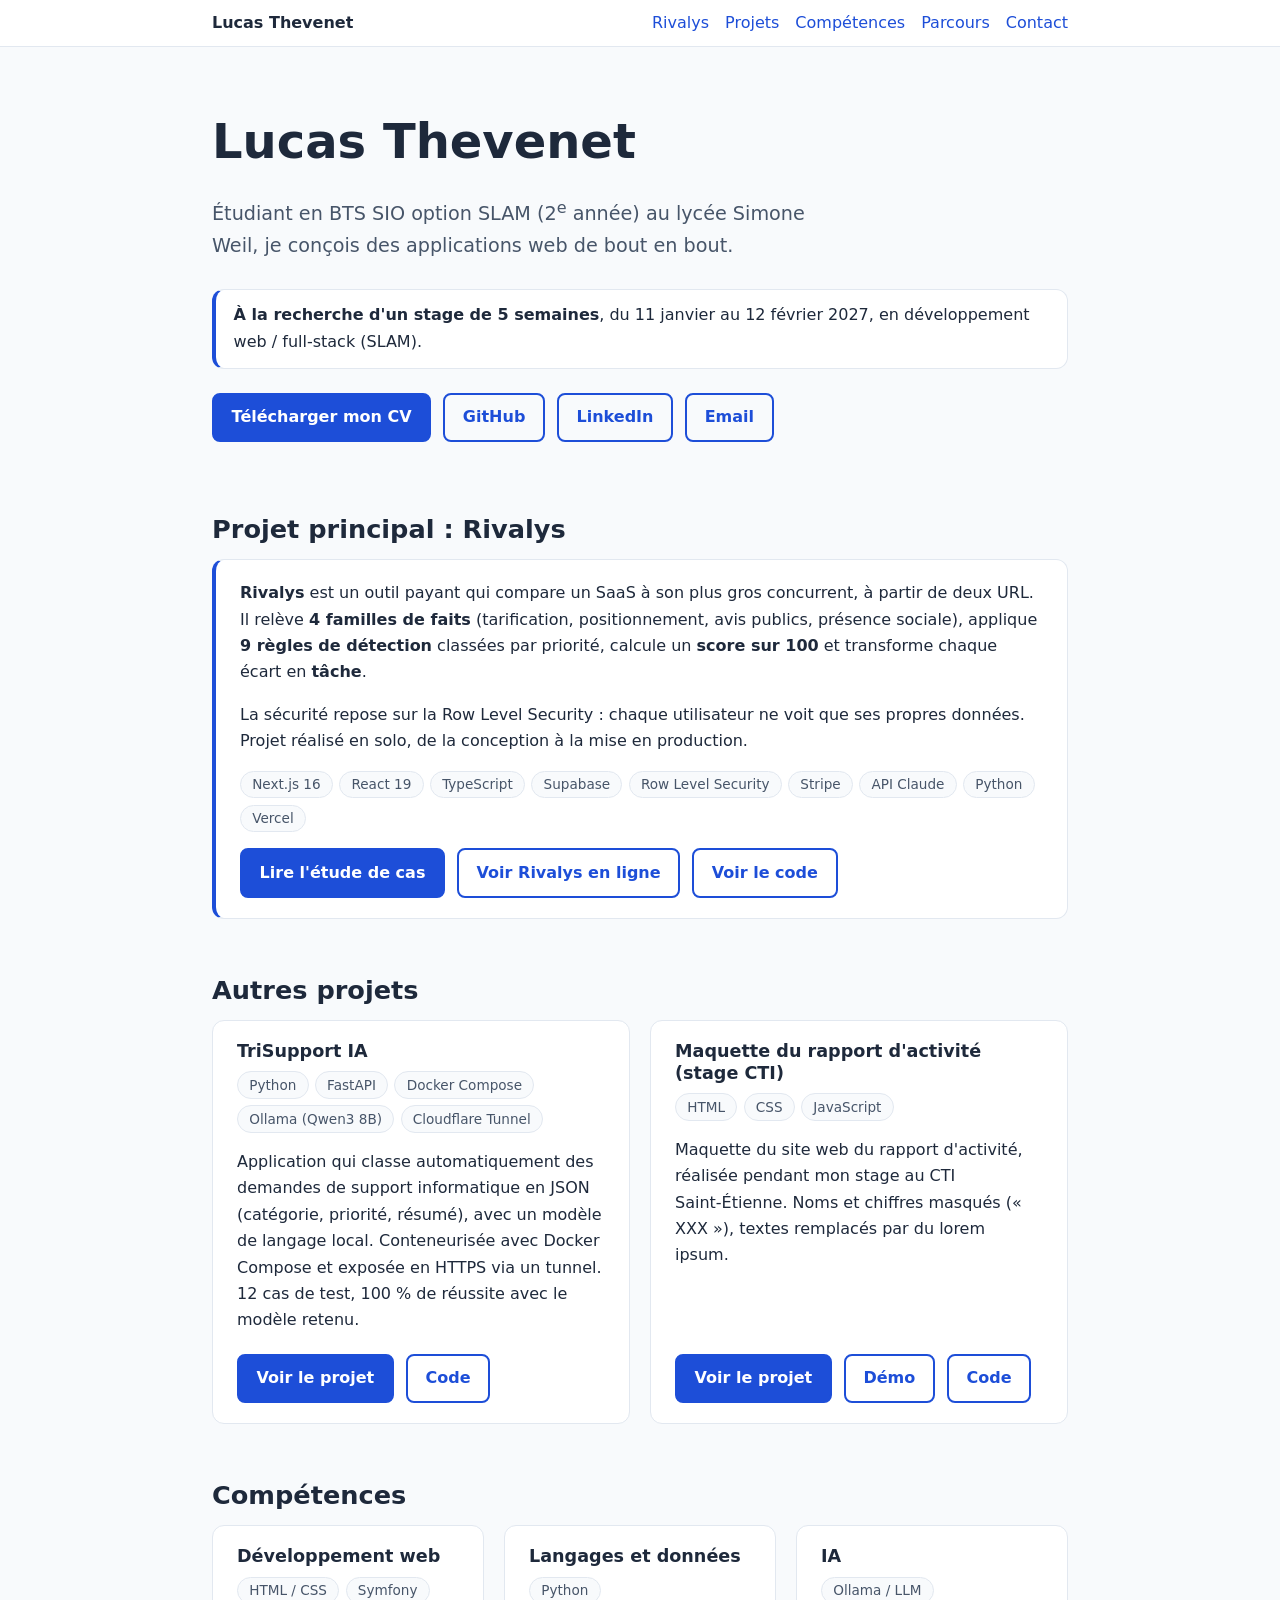
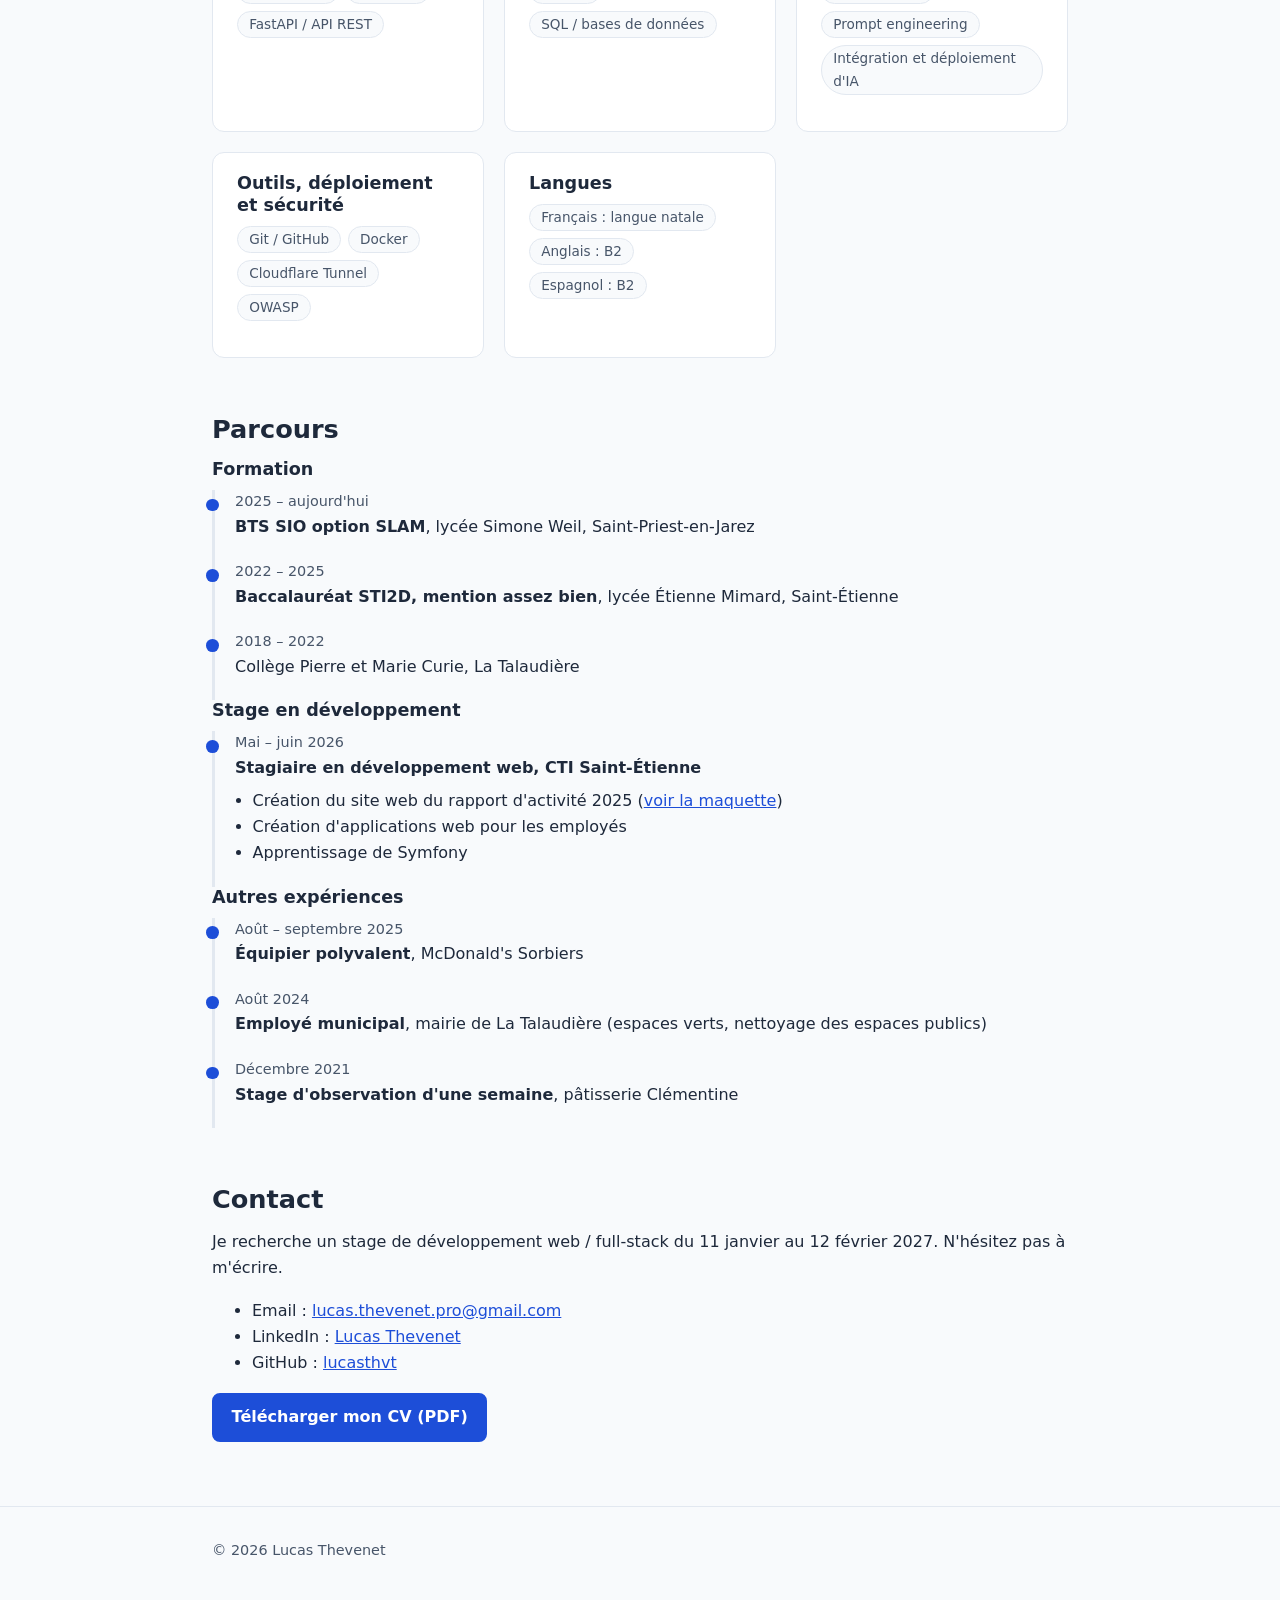
<file: index.html>
<!DOCTYPE html>
<html lang="fr">
<head>
  <meta charset="UTF-8">
  <meta name="viewport" content="width=device-width, initial-scale=1.0">
  <title>Lucas Thevenet — Portfolio | Stage développeur full-stack (BTS SIO SLAM)</title>
  <meta name="description" content="Lucas Thevenet, étudiant en BTS SIO option SLAM, cherche un stage de développement web / full-stack du 11 janvier au 12 février 2027. Découvrez Rivalys et mes projets.">
  <meta name="author" content="Lucas Thevenet">
  <link rel="canonical" href="https://lucasthvt.github.io/">
  <link rel="icon" href="favicon.svg" type="image/svg+xml">
  <meta name="color-scheme" content="light dark">

  <!-- Open Graph / partage -->
  <meta property="og:type" content="website">
  <meta property="og:locale" content="fr_FR">
  <meta property="og:site_name" content="Lucas Thevenet — Portfolio">
  <meta property="og:title" content="Lucas Thevenet — Stage développeur full-stack (BTS SIO SLAM)">
  <meta property="og:description" content="Étudiant en BTS SIO option SLAM, à la recherche d'un stage du 11 janvier au 12 février 2027. Étude de cas : Rivalys.">
  <meta property="og:url" content="https://lucasthvt.github.io/">
  <meta property="og:image" content="https://lucasthvt.github.io/og-image.png">
  <meta property="og:image:alt" content="Lucas Thevenet, étudiant BTS SIO SLAM, recherche un stage de développement full-stack">
  <meta name="twitter:card" content="summary_large_image">

  <link rel="stylesheet" href="style.css">
</head>
<body>
  <a class="skip-link" href="#contenu">Aller au contenu</a>

  <nav class="site-nav" aria-label="Navigation principale">
    <div class="container">
      <a class="brand" href="#accueil">Lucas Thevenet</a>
      <ul>
        <li><a href="#rivalys">Rivalys</a></li>
        <li><a href="#projets">Projets</a></li>
        <li><a href="#competences">Compétences</a></li>
        <li><a href="#parcours">Parcours</a></li>
        <li><a href="#contact">Contact</a></li>
      </ul>
    </div>
  </nav>

  <main id="contenu">

    <header class="hero" id="accueil">
      <div class="container">
        <h1>Lucas Thevenet</h1>
        <p class="lead">Étudiant en BTS SIO option SLAM (2<sup>e</sup> année) au lycée Simone Weil, je conçois des applications web de bout en bout.</p>
        <p class="status"><strong>À la recherche d'un stage de 5 semaines</strong>, du 11 janvier au 12 février 2027, en développement web / full-stack (SLAM).</p>
        <div class="actions">
          <a class="btn btn-primary" href="CV_Lucas_Thevenet.pdf" download>Télécharger mon CV</a>
          <a class="btn" href="https://github.com/lucasthvt" target="_blank" rel="noopener">GitHub</a>
          <a class="btn" href="https://www.linkedin.com/in/lucas-thevenet-562054393/" target="_blank" rel="noopener">LinkedIn</a>
          <a class="btn" href="mailto:lucas.thevenet.pro@gmail.com">Email</a>
        </div>
      </div>
    </header>

    <section id="rivalys" aria-labelledby="rivalys-titre">
      <div class="container">
        <h2 id="rivalys-titre">Projet principal : Rivalys</h2>
        <article class="card featured">
          <p><strong>Rivalys</strong> est un outil payant qui compare un SaaS à son plus gros concurrent, à partir de deux URL. Il relève <strong>4 familles de faits</strong> (tarification, positionnement, avis publics, présence sociale), applique <strong>9 règles de détection</strong> classées par priorité, calcule un <strong>score sur 100</strong> et transforme chaque écart en <strong>tâche</strong>.</p>
          <p>La sécurité repose sur la Row Level Security : chaque utilisateur ne voit que ses propres données. Projet réalisé en solo, de la conception à la mise en production.</p>
          <ul class="tags" aria-label="Technologies">
            <li>Next.js 16</li><li>React 19</li><li>TypeScript</li><li>Supabase</li><li>Row Level Security</li><li>Stripe</li><li>API Claude</li><li>Python</li><li>Vercel</li>
          </ul>
          <div class="actions">
            <a class="btn btn-primary" href="projets/rivalys.html">Lire l'étude de cas<span class="sr-only"> de Rivalys</span></a>
            <a class="btn" href="https://rivalys.com" target="_blank" rel="noopener">Voir Rivalys en ligne</a>
            <a class="btn" href="https://github.com/lucasthvt/rivalys" target="_blank" rel="noopener">Voir le code<span class="sr-only"> de Rivalys</span></a>
          </div>
        </article>
      </div>
    </section>

    <section id="projets" aria-labelledby="projets-titre">
      <div class="container">
        <h2 id="projets-titre">Autres projets</h2>
        <div class="grid">
          <article class="card project-card">
            <h3><a href="projets/trisupport-ia.html">TriSupport IA</a></h3>
            <ul class="tags" aria-label="Technologies">
              <li>Python</li><li>FastAPI</li><li>Docker Compose</li><li>Ollama (Qwen3 8B)</li><li>Cloudflare Tunnel</li>
            </ul>
            <p>Application qui classe automatiquement des demandes de support informatique en JSON (catégorie, priorité, résumé), avec un modèle de langage local. Conteneurisée avec Docker Compose et exposée en HTTPS via un tunnel. 12 cas de test, 100 % de réussite avec le modèle retenu.</p>
            <div class="actions">
              <a class="btn btn-primary" href="projets/trisupport-ia.html">Voir le projet<span class="sr-only"> TriSupport IA</span></a>
              <a class="btn" href="https://github.com/lucasthvt/projet-ia-lucas" target="_blank" rel="noopener">Code<span class="sr-only"> de TriSupport IA</span></a>
            </div>
          </article>
          <article class="card project-card">
            <h3><a href="projets/maquette-cti.html">Maquette du rapport d'activité (stage CTI)</a></h3>
            <ul class="tags" aria-label="Technologies">
              <li>HTML</li><li>CSS</li><li>JavaScript</li>
            </ul>
            <p>Maquette du site web du rapport d'activité, réalisée pendant mon stage au CTI Saint-Étienne. Noms et chiffres masqués (« XXX »), textes remplacés par du lorem ipsum.</p>
            <div class="actions">
              <a class="btn btn-primary" href="projets/maquette-cti.html">Voir le projet<span class="sr-only"> maquette du rapport d'activité</span></a>
              <a class="btn" href="maquette-cti/index.html" target="_blank" rel="noopener">Démo<span class="sr-only"> de la maquette (nouvel onglet)</span></a>
              <a class="btn" href="https://github.com/lucasthvt/cti-saint-etienne" target="_blank" rel="noopener">Code<span class="sr-only"> de la maquette</span></a>
            </div>
          </article>
        </div>
      </div>
    </section>

    <section id="competences" aria-labelledby="competences-titre">
      <div class="container">
        <h2 id="competences-titre">Compétences</h2>
        <div class="grid">
          <div class="card">
            <h3>Développement web</h3>
            <ul class="tags"><li>HTML / CSS</li><li>Symfony</li><li>FastAPI / API REST</li></ul>
          </div>
          <div class="card">
            <h3>Langages et données</h3>
            <ul class="tags"><li>Python</li><li>SQL / bases de données</li></ul>
          </div>
          <div class="card">
            <h3>IA</h3>
            <ul class="tags"><li>Ollama / LLM</li><li>Prompt engineering</li><li>Intégration et déploiement d'IA</li></ul>
          </div>
          <div class="card">
            <h3>Outils, déploiement et sécurité</h3>
            <ul class="tags"><li>Git / GitHub</li><li>Docker</li><li>Cloudflare Tunnel</li><li>OWASP</li></ul>
          </div>
          <div class="card">
            <h3>Langues</h3>
            <ul class="tags"><li>Français : langue natale</li><li>Anglais : B2</li><li>Espagnol : B2</li></ul>
          </div>
        </div>
      </div>
    </section>

    <section id="parcours" aria-labelledby="parcours-titre">
      <div class="container">
        <h2 id="parcours-titre">Parcours</h2>

        <h3>Formation</h3>
        <ul class="timeline">
          <li><span class="date">2025 – aujourd'hui</span><strong>BTS SIO option SLAM</strong>, lycée Simone Weil, Saint-Priest-en-Jarez</li>
          <li><span class="date">2022 – 2025</span><strong>Baccalauréat STI2D, mention assez bien</strong>, lycée Étienne Mimard, Saint-Étienne</li>
          <li><span class="date">2018 – 2022</span>Collège Pierre et Marie Curie, La Talaudière</li>
        </ul>

        <h3>Stage en développement</h3>
        <ul class="timeline">
          <li><span class="date">Mai – juin 2026</span><strong>Stagiaire en développement web, CTI Saint-Étienne</strong>
            <ul>
              <li>Création du site web du rapport d'activité 2025 (<a href="projets/maquette-cti.html">voir la maquette</a>)</li>
              <li>Création d'applications web pour les employés</li>
              <li>Apprentissage de Symfony</li>
            </ul>
          </li>
        </ul>

        <h3>Autres expériences</h3>
        <ul class="timeline">
          <li><span class="date">Août – septembre 2025</span><strong>Équipier polyvalent</strong>, McDonald's Sorbiers</li>
          <li><span class="date">Août 2024</span><strong>Employé municipal</strong>, mairie de La Talaudière (espaces verts, nettoyage des espaces publics)</li>
          <li><span class="date">Décembre 2021</span><strong>Stage d'observation d'une semaine</strong>, pâtisserie Clémentine</li>
        </ul>
      </div>
    </section>

    <section id="contact" aria-labelledby="contact-titre">
      <div class="container">
        <h2 id="contact-titre">Contact</h2>
        <p>Je recherche un stage de développement web / full-stack du 11 janvier au 12 février 2027. N'hésitez pas à m'écrire.</p>
        <ul>
          <li>Email : <a href="mailto:lucas.thevenet.pro@gmail.com">lucas.thevenet.pro@gmail.com</a></li>
          <li>LinkedIn : <a href="https://www.linkedin.com/in/lucas-thevenet-562054393/" target="_blank" rel="noopener">Lucas Thevenet</a></li>
          <li>GitHub : <a href="https://github.com/lucasthvt" target="_blank" rel="noopener">lucasthvt</a></li>
        </ul>
        <p><a class="btn btn-primary" href="CV_Lucas_Thevenet.pdf" download>Télécharger mon CV (PDF)</a></p>
      </div>
    </section>

  </main>

  <footer>
    <div class="container">
      <p>© 2026 Lucas Thevenet</p>
    </div>
  </footer>
</body>
</html>
</file>
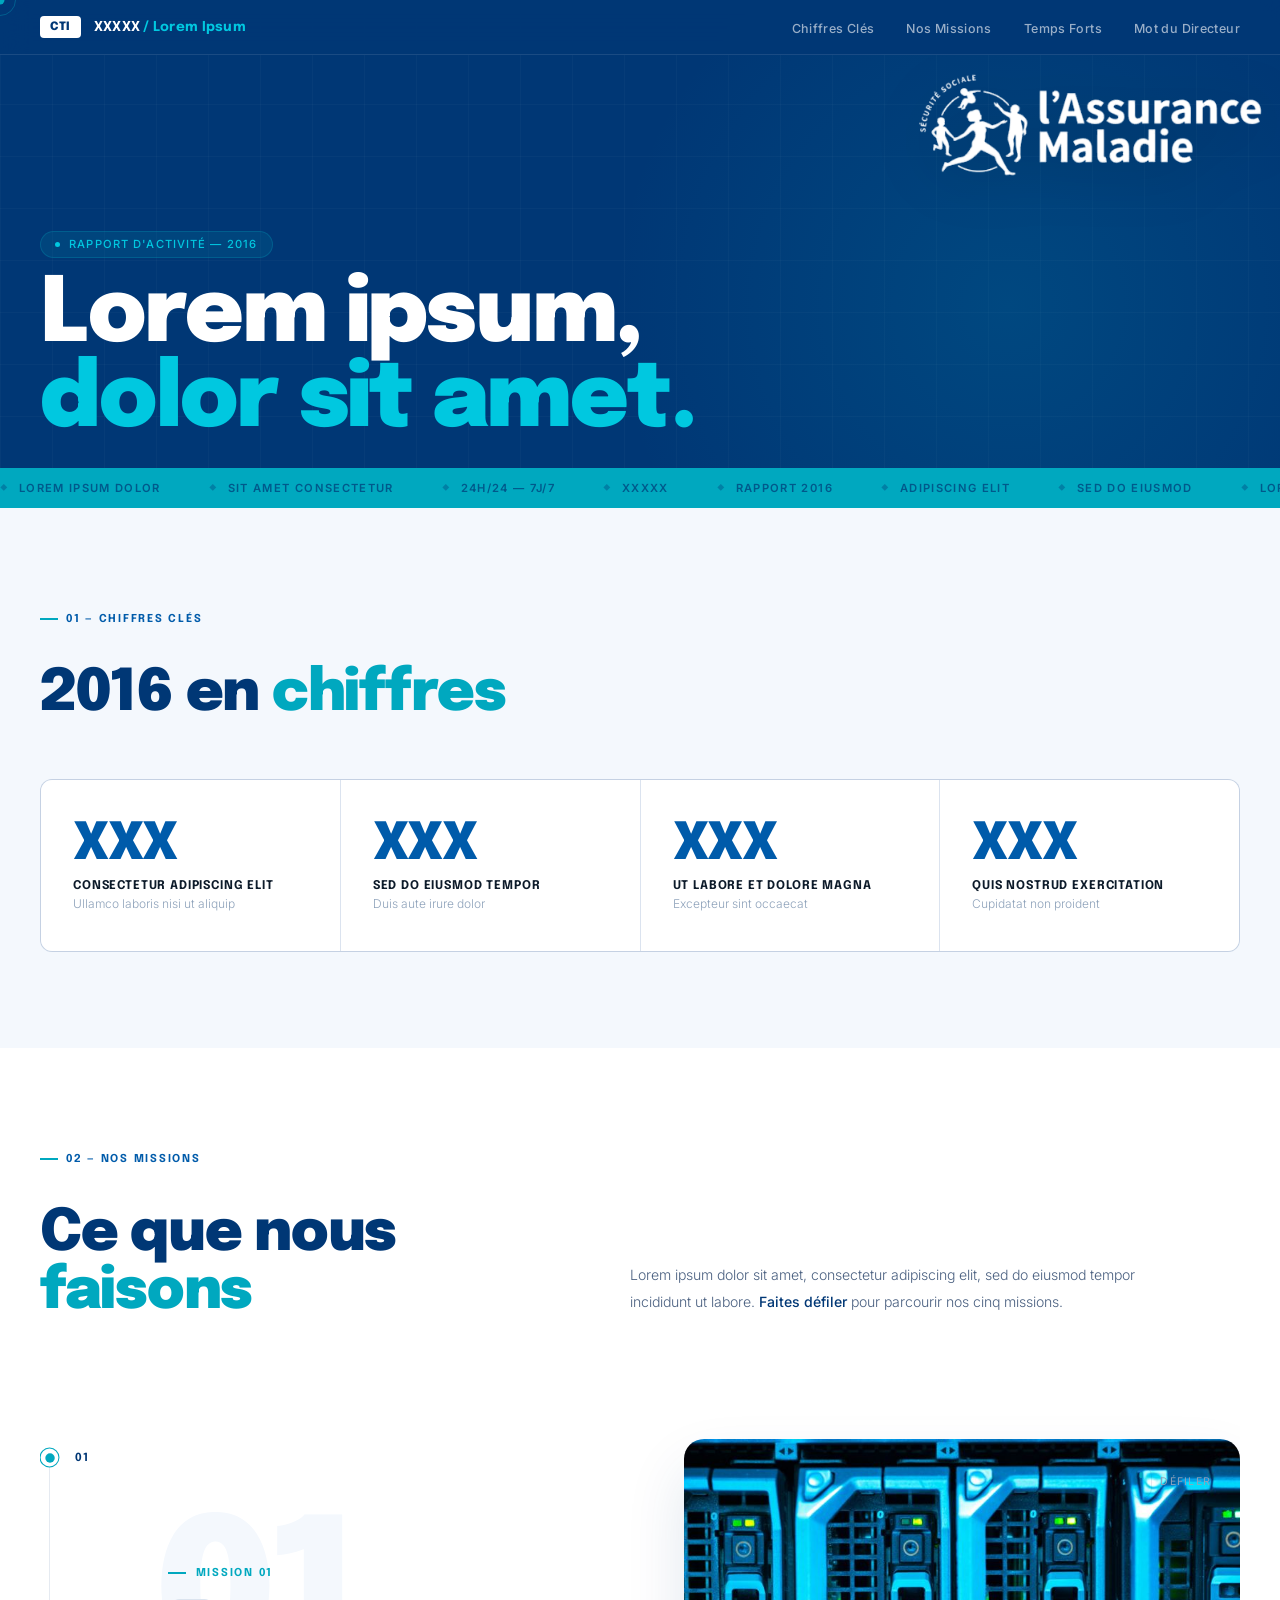
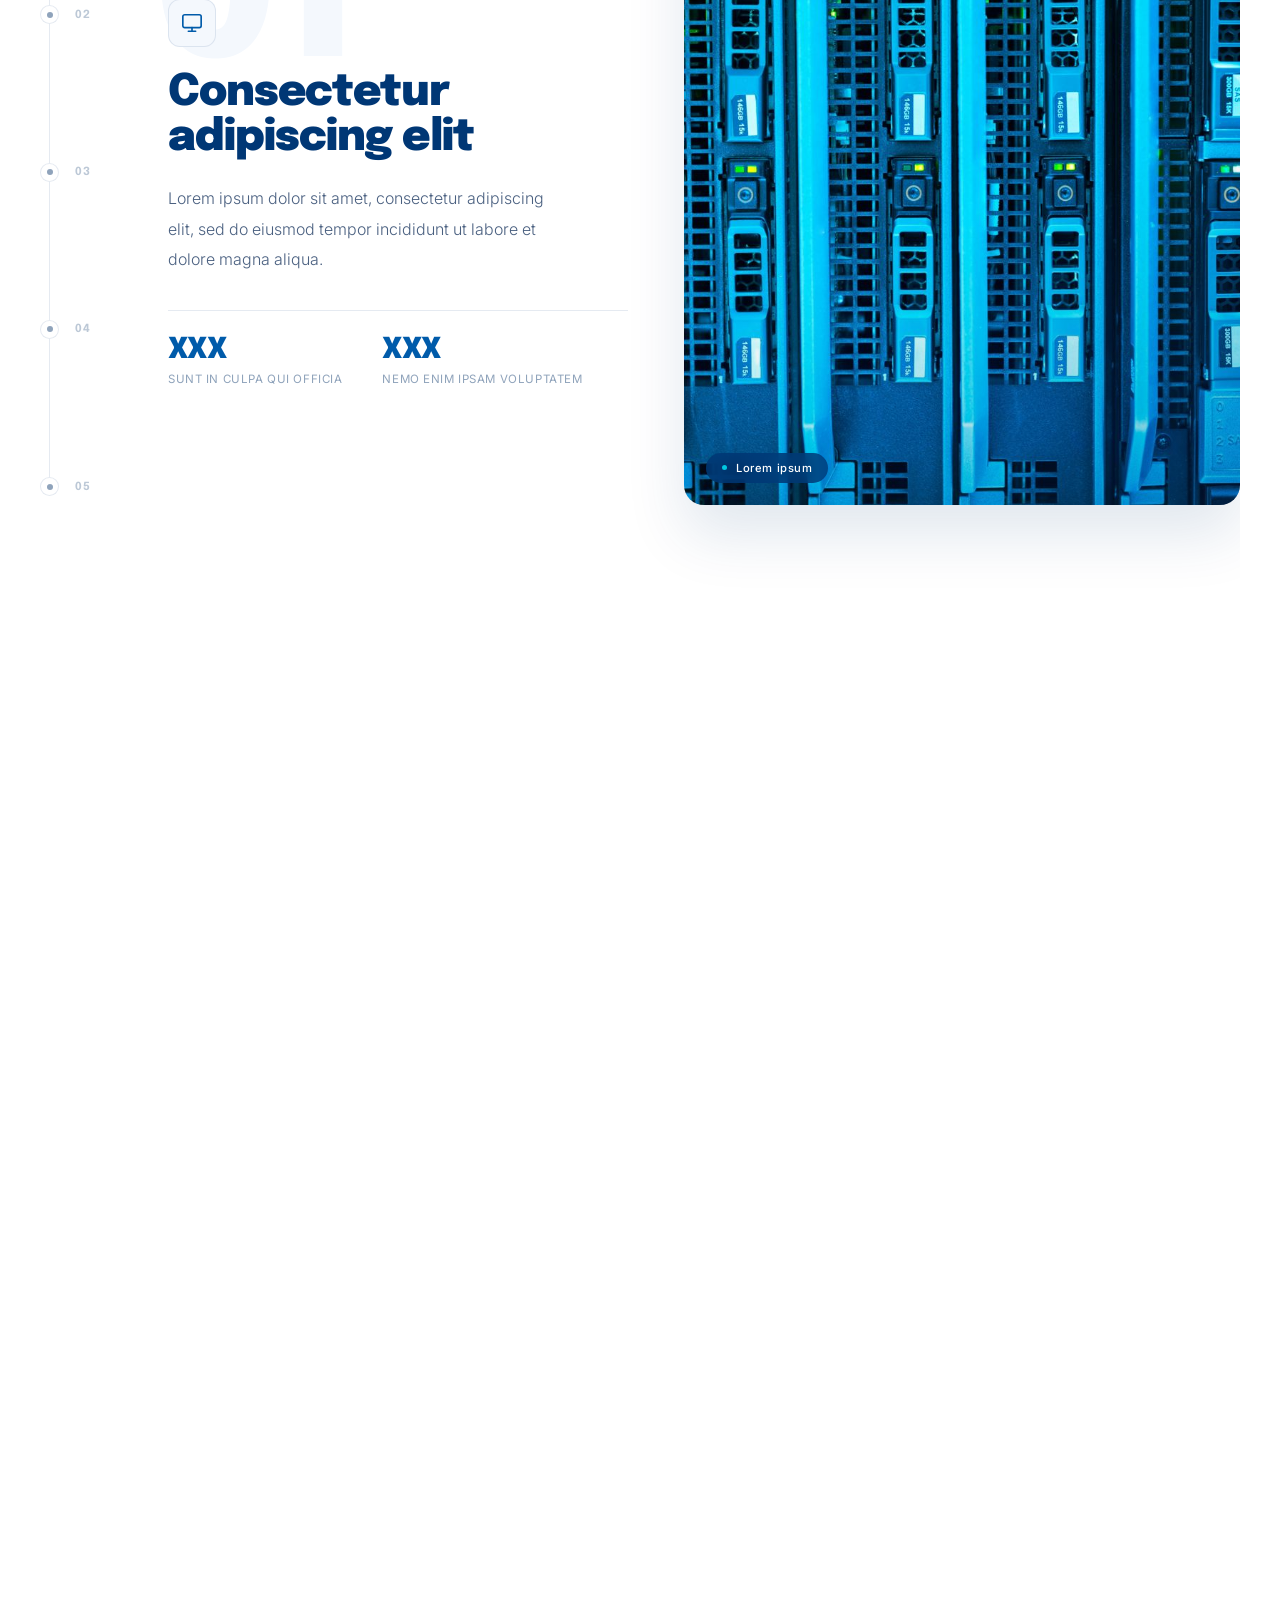
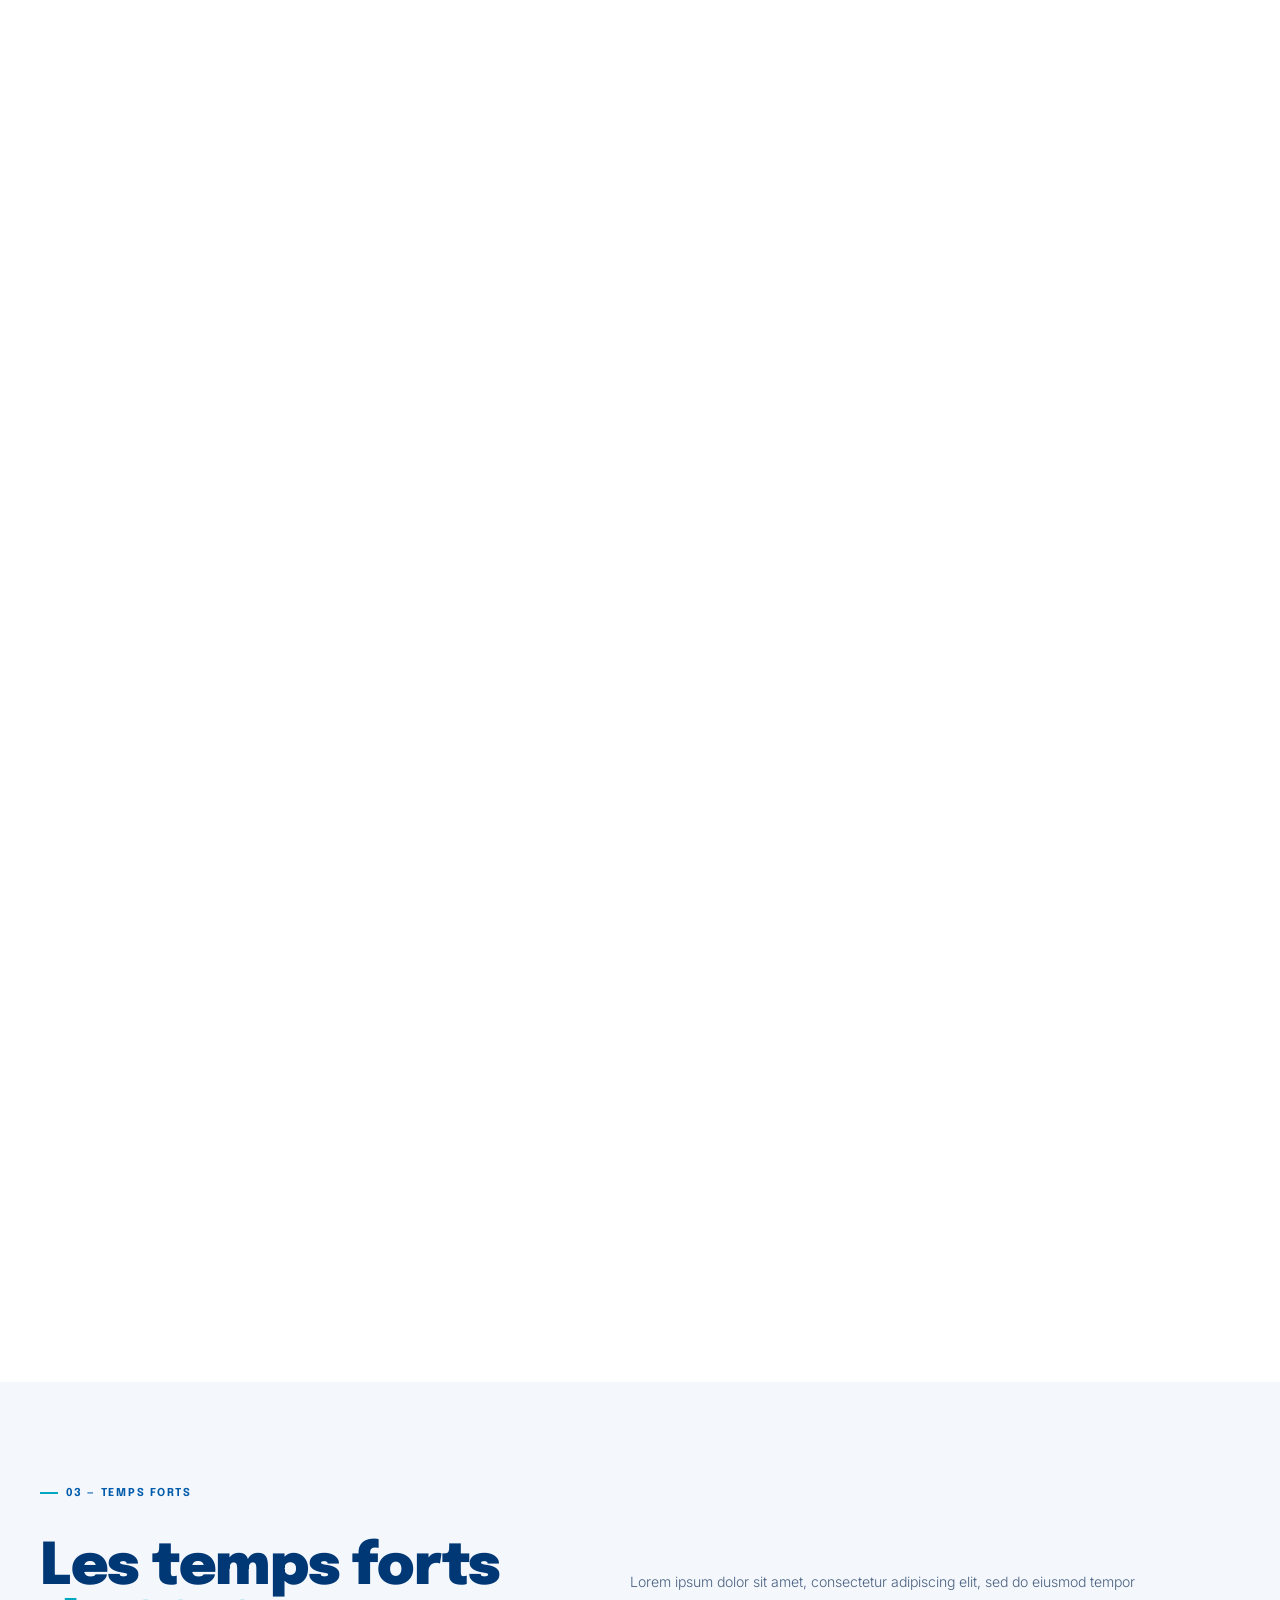
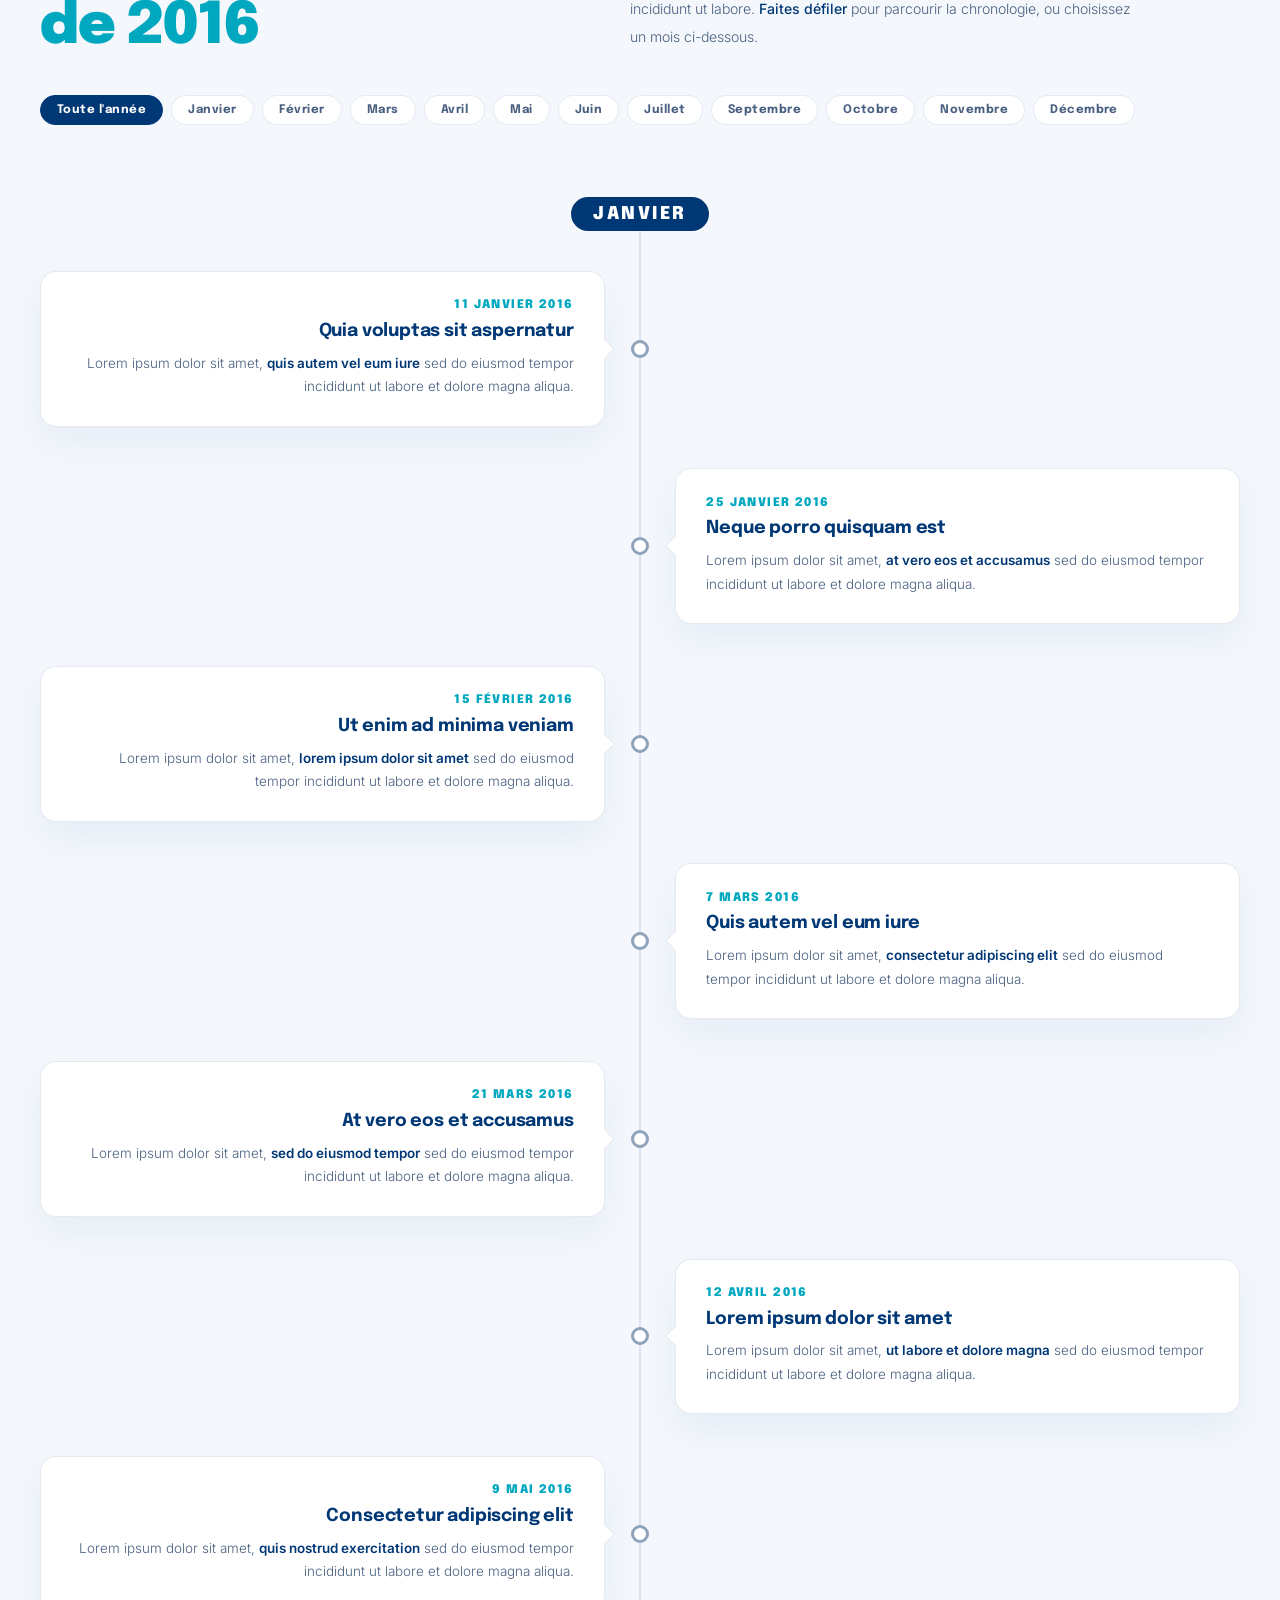
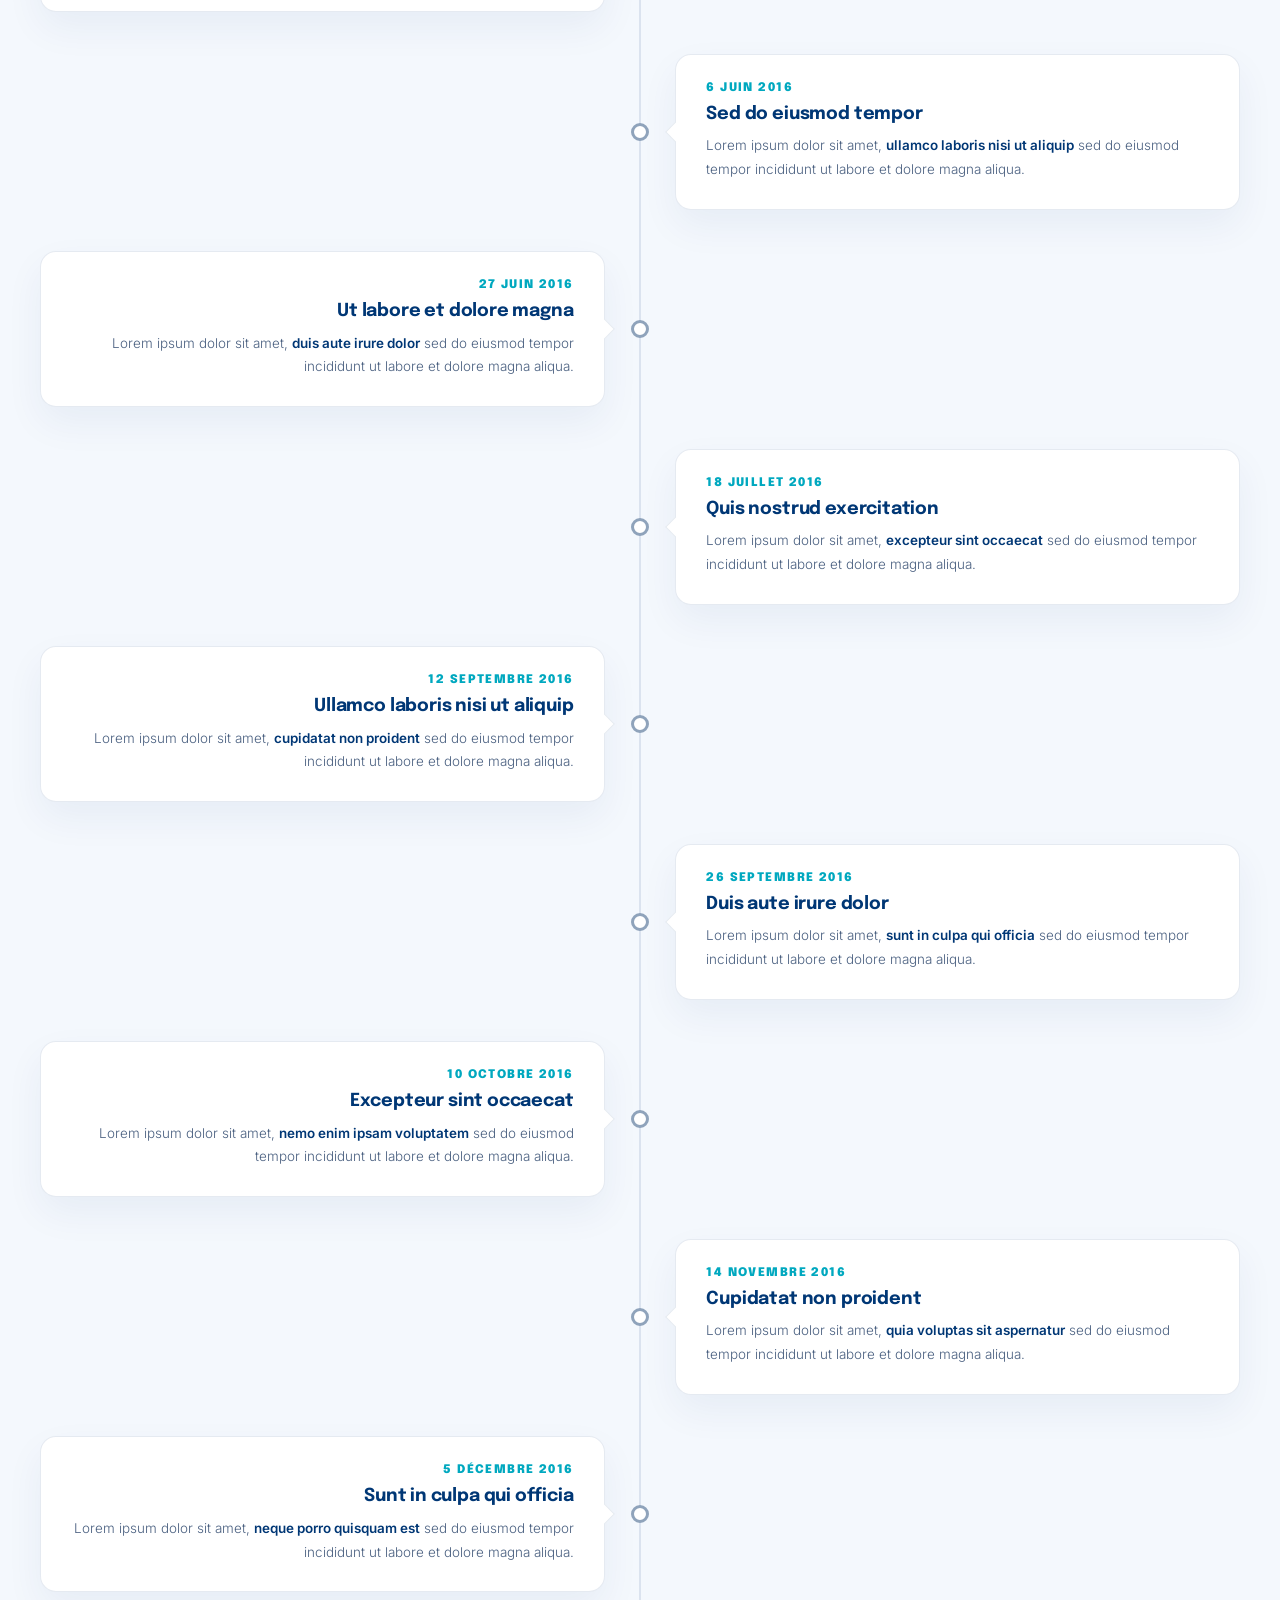
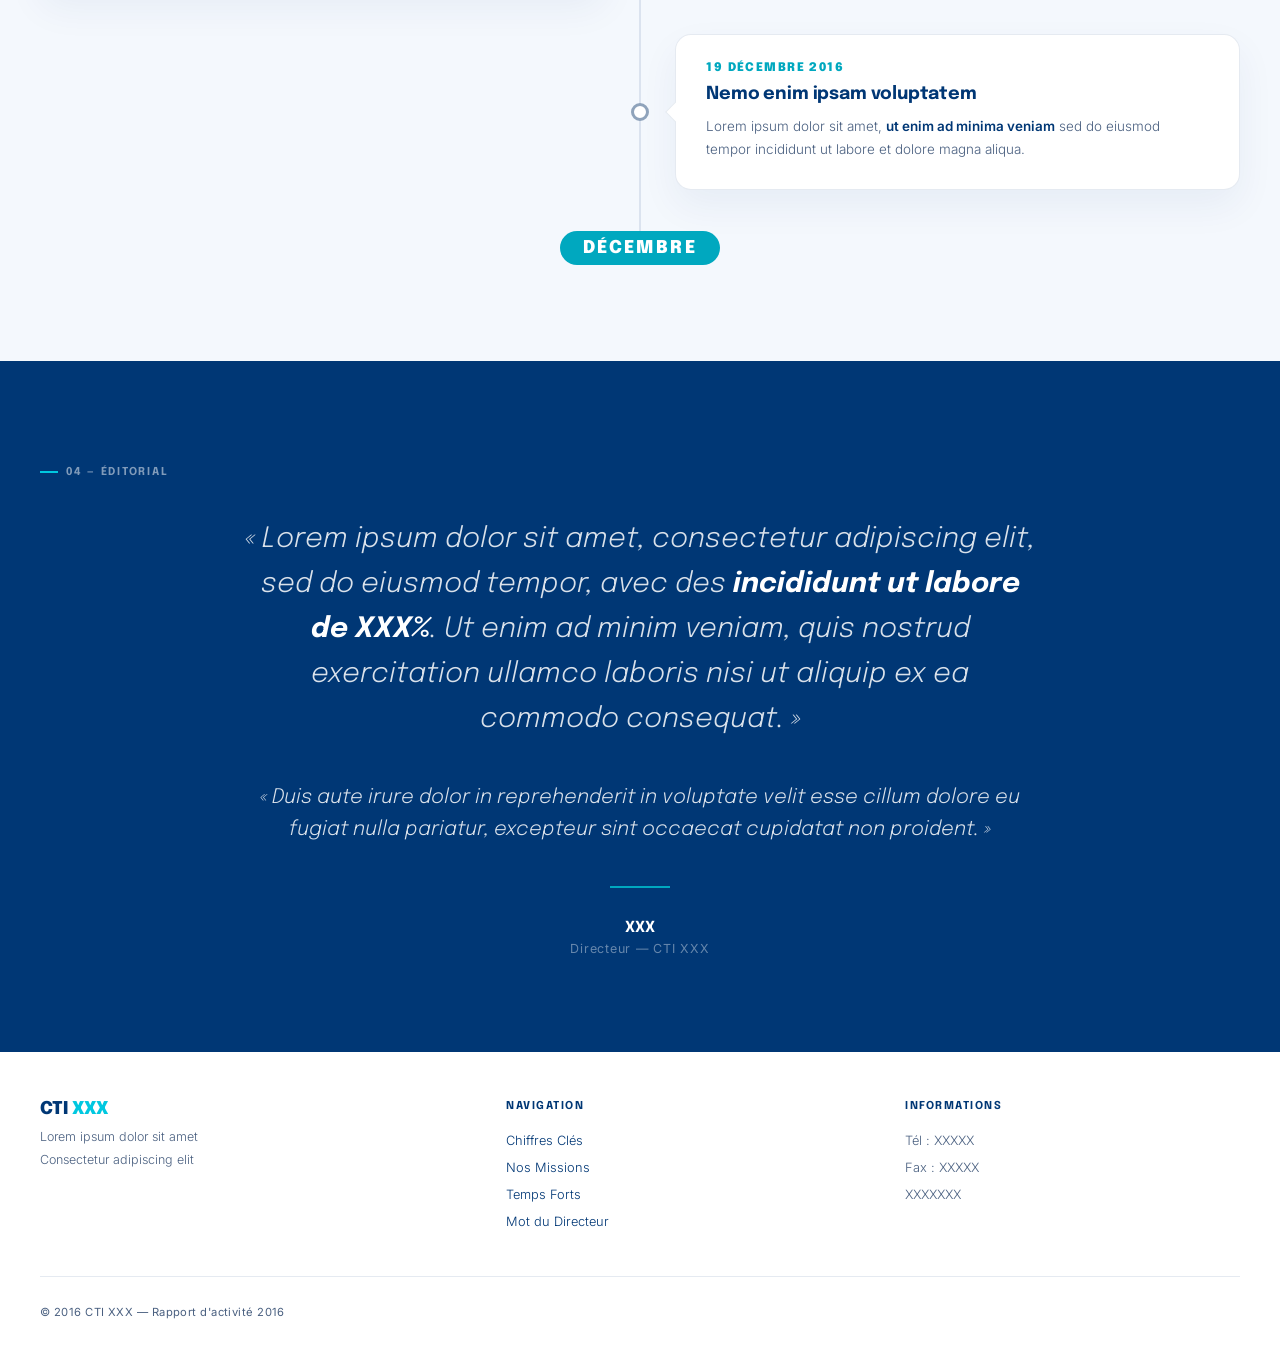
<file: maquette-cti/index.html>
<!DOCTYPE html>
<html lang="fr">
<head>
<meta charset="UTF-8">
<meta name="robots" content="noindex">
<meta name="viewport" content="width=device-width, initial-scale=1.0">
<title>CTI XXXX — Rapport d'Activité 2016</title>
<meta name="description" content="Lorem ipsum dolor sit amet, consectetur adipiscing elit, sed do eiusmod tempor incididunt ut labore et dolore magna aliqua.">
<link href="https://fonts.googleapis.com/css2?family=Epilogue:wght@300;400;500;700;900&family=Inter:wght@300;400;500&display=swap" rel="stylesheet">
<style>
*, *::before, *::after { margin:0; padding:0; box-sizing:border-box; }

:root {
  --navy:  #003775;
  --blue:  #005BAA;
  --teal:  #00A8BF;
  --teal2: #00C8E0;
  --white: #FFFFFF;
  --ice:   #F4F8FD;
  --ink:   #0D1B2A;
  --mid:   #4A6080;
  --muted: #8FA3BB;
  --line:  rgba(0,55,117,0.10);
  --fd: 'Epilogue', sans-serif;
  --fb: 'Inter', sans-serif;
}

html { scroll-behavior:smooth; }
body { background:var(--white); color:var(--ink); font-family:var(--fb); overflow-x:hidden; cursor:none; }

#cur  { position:fixed;width:9px;height:9px;background:var(--teal);border-radius:50%;pointer-events:none;z-index:9999;transform:translate(-50%,-50%);transition:width .2s,height .2s; }
#cur2 { position:fixed;width:32px;height:32px;border:1.5px solid var(--teal);border-radius:50%;pointer-events:none;z-index:9998;transform:translate(-50%,-50%);opacity:.35; }

/* NAV */
nav {
  position:fixed;top:0;left:0;right:0;z-index:200;
  display:flex;align-items:center;justify-content:space-between;
  padding:1rem 2.5rem;
  background:rgba(0,55,117,0.95);backdrop-filter:blur(14px);
  border-bottom:1px solid rgba(255,255,255,0.1);
  transition:box-shadow .3s;
}
nav.raised { box-shadow:0 2px 24px rgba(0,0,0,.2); }
.nav-brand { display:flex;align-items:center;gap:.8rem;text-decoration:none; }
.nav-badge { background:#fff;color:var(--navy);font-family:var(--fd);font-weight:900;font-size:.72rem;letter-spacing:.08em;padding:.3rem .6rem;border-radius:4px; }
.nav-name { font-family:var(--fd);font-weight:700;font-size:.85rem;color:#fff;letter-spacing:.02em; }
.nav-name span { color:var(--teal2); }
.nav-links { display:flex;gap:2rem;list-style:none; }
.nav-links a { font-size:.78rem;font-weight:500;color:rgba(255,255,255,.6);text-decoration:none;letter-spacing:.03em;transition:color .2s; }
.nav-links a:hover { color:#fff; }

/* HERO */
.hero {
  min-height:52vh;background:var(--navy);
  display:flex;flex-direction:column;justify-content:flex-end;
  padding:1rem 2.5rem 1.5rem;
  position:relative;overflow:hidden;
}
.hero::before {
  content:'';position:absolute;inset:0;
  background-image:linear-gradient(rgba(255,255,255,.025) 1px,transparent 1px),linear-gradient(90deg,rgba(255,255,255,.025) 1px,transparent 1px);
  background-size:52px 52px;pointer-events:none;
}
.hero-circle {
  position:absolute;right:-10%;top:-20%;
  width:70vw;height:70vw;max-width:800px;max-height:800px;
  background:radial-gradient(circle, rgba(0,168,191,0.15) 0%, transparent 70%);
  border-radius:50%;pointer-events:none;
}

/* logo displayed at the right of the hero image */
.hero-logo-right{
  position:absolute;
  right:0px;
  top:-65px;
  transform:none;
  width:380px;
  height:auto;
  z-index:8;
  display:block;
  pointer-events:none;
  filter:drop-shadow(0 10px 28px rgba(0,0,0,.18));
}

@media(max-width:900px){
  .hero-logo-right{ display:none; }
}
.hero-tag {
  display:inline-flex;align-items:center;gap:.55rem;
  background:rgba(0,168,191,.12);border:1px solid rgba(0,168,191,.25);
  color:var(--teal2);padding:.35rem .9rem;border-radius:20px;
  font-size:.7rem;font-weight:500;letter-spacing:.1em;text-transform:uppercase;
  margin-bottom:1rem;width:fit-content;
  opacity:0;animation:fu .6s .2s forwards;
}
.hero-tag::before { content:'';width:5px;height:5px;background:var(--teal2);border-radius:50%; }
.hero-title {
  font-family:var(--fd);font-weight:900;
  font-size:clamp(52px,7vw,100px);
  line-height:.95;letter-spacing:-.025em;color:#fff;
  opacity:0;animation:fu .85s .4s forwards;
  max-width:800px;
}
.hero-title .ac { color:var(--teal2); }
.hero-bottom {
  display:flex;align-items:center;gap:2.5rem;
  margin-top:2rem;padding-top:1.5rem;
  border-top:1px solid rgba(255,255,255,.1);
  opacity:0;animation:fu .7s .9s forwards;
  flex-wrap:wrap;
}
.hero-stat-n { font-family:var(--fd);font-weight:900;font-size:2rem;color:#fff;line-height:1;letter-spacing:-.02em; }
.hero-stat-n sup { font-size:1rem;color:var(--teal2); }
.hero-stat-l { font-size:.68rem;color:rgba(255,255,255,.35);letter-spacing:.07em;margin-top:.2rem; }
.hero-sep { width:1px;height:36px;background:rgba(255,255,255,.15); }

@keyframes fu { from{opacity:0;transform:translateY(18px)} to{opacity:1;transform:none} }

/* BAND */
.band { background:var(--teal);padding:.8rem 0;overflow:hidden; }
.band-inner { display:flex;gap:3rem;animation:ticker 22s linear infinite;white-space:nowrap; }
.b-item { font-size:.7rem;font-weight:600;letter-spacing:.12em;text-transform:uppercase;color:rgba(0,55,117,.7);display:flex;align-items:center;gap:.6rem;flex-shrink:0; }
.b-item::before { content:'◆';font-size:.45rem;opacity:.5; }
@keyframes ticker { from{transform:translateX(0)} to{transform:translateX(-50%)} }

/* SECTIONS */
.s { padding:6rem 2.5rem; }
.s-white { background:var(--white); }
.s-ice { background:var(--ice); }
.s-navy { background:var(--navy); }

.chip { display:inline-flex;align-items:center;gap:.5rem;font-family:var(--fd);font-weight:700;font-size:.68rem;letter-spacing:.16em;text-transform:uppercase;color:var(--blue);margin-bottom:2.5rem; }
.chip::before { content:'';width:18px;height:2px;background:var(--teal); }
.chip.light { color:rgba(255,255,255,.5); }
.chip.light::before { background:var(--teal2); }

h2.H { font-family:var(--fd);font-weight:900;font-size:clamp(34px,4.5vw,64px);line-height:1.02;letter-spacing:-.022em;color:var(--navy); }
h2.H.wh { color:#fff; }
h2.H .ac { color:var(--teal); }
h2.H .wac { color:var(--teal2); }

/* STATS */
.stat-row { display:grid;grid-template-columns:repeat(4,1fr);gap:1px;background:var(--line);border:1px solid var(--line);border-radius:12px;overflow:hidden;margin-top:3.5rem; }
.sb { background:var(--white);padding:2.5rem 2rem;position:relative;overflow:hidden;transition:background .3s; }
.sb:hover { background:var(--navy); }
.sb::after { content:'';position:absolute;bottom:0;left:0;right:0;height:3px;background:linear-gradient(90deg,var(--blue),var(--teal));transform:scaleX(0);transform-origin:left;transition:transform .4s; }
.sb:hover::after { transform:scaleX(1); }
.sb-n { font-family:var(--fd);font-weight:900;font-size:clamp(38px,4vw,58px);line-height:1;letter-spacing:-.025em;color:var(--blue);transition:color .3s; }
.sb:hover .sb-n { color:#fff; }
.sb-l { font-family:var(--fd);font-weight:700;font-size:.75rem;letter-spacing:.07em;text-transform:uppercase;margin-top:.5rem;transition:color .3s; }
.sb:hover .sb-l { color:rgba(255,255,255,.9); }
.sb-s { font-size:.75rem;font-weight:300;color:var(--muted);margin-top:.25rem;transition:color .3s; }
.sb:hover .sb-s { color:rgba(255,255,255,.4); }

/* MISSIONS */
.missions-grid{
  display:flex;
  flex-wrap:wrap;
  gap:2rem;
  margin-top:4rem;
  align-items:flex-start;
}
.missions-grid .mc{
  flex:1 1 320px;
  min-width:240px;
  max-width:420px;
}
.g2 > .missions-grid {
  grid-column: 1 / -1;
}
.mc{
  background:var(--white);
  border: none;
  border-radius:18px;
  overflow:hidden;
  transition:.35s;
  position:relative;
}
.mc:hover{
  transform:translateY(-6px);
  box-shadow:0 20px 40px rgba(0,0,0,.08);
}
.mc-n{
  display:none !important;
}
.mc img{
  width:100%;
  height:180px;
  object-fit:cover;
  border-radius:8px;
  margin:1rem 0;
  display:block;
}

/* ensure image container shows image and provide a neutral placeholder */
.mc-img{
  overflow:hidden;
  border-radius:18px 18px 0 0;
  background:transparent;
  display:block;
}
.mc-img img{ display:block; visibility:visible; object-position:center center; border-radius:18px 18px 0 0; }
.mc-content{
  padding:2rem;
}
.mc-icon{
  width:42px;
  height:42px;
  border-radius:10px;
  background:var(--ice);
  border:1px solid var(--line);
  display:flex;
  align-items:center;
  justify-content:center;
  margin-bottom:1rem;
}
.mc-t{
  font-family:var(--fd);
  font-weight:700;
  font-size:1.15rem;
  color:var(--navy);
  margin-bottom:.7rem;
}
.mc-p{
  font-size:.9rem;
  line-height:1.8;
  color:var(--mid);
}
.mc-tag{
  display:inline-block;
  margin-top:1.5rem;
  font-size:.7rem;
  padding:.35rem .8rem;
  border-radius:30px;
  background:rgba(0,168,191,.08);
  color:var(--teal);
  border:1px solid rgba(0,168,191,.2);
}

/* Modal for mission details */
.modal-overlay{display:none;position:fixed;inset:0;background:rgba(3,10,22,.6);z-index:9999;align-items:center;justify-content:center;padding:2rem}
.modal-overlay.show{display:flex}
.modal{background:#fff;max-width:820px;width:100%;border-radius:12px;overflow:hidden;box-shadow:0 30px 80px rgba(8,20,40,.45);display:flex;flex-direction:column}
.modal-head{padding:1.25rem 1.5rem;border-bottom:1px solid #f1f4f6;display:flex;align-items:center;justify-content:space-between}
.modal-title{font-family:var(--fd);font-weight:700;color:var(--navy);font-size:1.1rem}
.modal-body{display:flex;gap:1.25rem;padding:1.5rem}
.modal-body img{width:40%;max-width:320px;border-radius:8px;object-fit:cover}
.modal-body .text{flex:1;font-size:.95rem;line-height:1.6;color:var(--mid)}
.modal-close{background:transparent;border:none;font-size:1.1rem;cursor:pointer;color:var(--muted)}
.mc{cursor:pointer}

/* DIRECTEUR */
.dir-section { background:var(--navy); }
.dir-inner { max-width:800px;margin:0 auto;text-align:center; }
.dir-quote { font-family:var(--fd);font-weight:300;font-size:clamp(18px,2.5vw,28px);line-height:1.6;color:rgba(255,255,255,.85);margin-bottom:2.5rem;font-style:italic; }
.dir-quote strong { color:#fff;font-weight:700; }
.dir-sep { width:60px;height:2px;background:var(--teal);margin:0 auto 2rem; }
.dir-sig { font-family:var(--fd);font-weight:700;font-size:.95rem;color:#fff; }
.dir-role { font-size:.78rem;color:rgba(255,255,255,.4);margin-top:.3rem;letter-spacing:.06em; }

/* CONTACT */
.contact-grid { display:grid;grid-template-columns:1fr 1fr;gap:5rem;align-items:start; }
.c-info-item { display:flex;align-items:flex-start;gap:1rem;margin-bottom:2rem; }
.c-icon { width:40px;height:40px;border-radius:8px;background:var(--ice);border:1px solid var(--line);display:flex;align-items:center;justify-content:center;flex-shrink:0; }
.c-label { font-family:var(--fd);font-weight:700;font-size:.78rem;text-transform:uppercase;letter-spacing:.06em;color:var(--muted);margin-bottom:.3rem; }
.c-val { font-size:.9rem;color:var(--navy);font-weight:500; }

.form-group { margin-bottom:1.5rem; }
.form-label { font-size:.78rem;font-weight:500;color:var(--navy);letter-spacing:.04em;margin-bottom:.5rem;display:block; }
.form-input, .form-textarea {
  width:100%;padding:.85rem 1rem;
  border:1.5px solid var(--line);border-radius:8px;
  font-family:var(--fb);font-size:.9rem;color:var(--ink);
  background:var(--white);transition:border-color .25s;outline:none;
}
.form-input:focus, .form-textarea:focus { border-color:var(--teal); }
.form-textarea { height:140px;resize:none; }
.form-btn {
  width:100%;padding:1rem;border-radius:8px;
  background:var(--navy);color:#fff;border:none;cursor:pointer;
  font-family:var(--fd);font-weight:700;font-size:.9rem;letter-spacing:.06em;
  transition:background .25s;
}
.form-btn:hover { background:var(--blue); }

/* FOOTER */
footer { background:var(--white);padding:3rem 2.5rem; }
.ft-top { display:grid;grid-template-columns:1.2fr 1fr 1fr;gap:4rem;padding-bottom:2.5rem;border-bottom:1px solid var(--line); }
.ft-brand-n { font-family:var(--fd);font-weight:900;font-size:1.1rem;color:var(--navy);margin-bottom:.5rem; }
.ft-brand-n span { color:var(--teal2); }
.ft-brand-p { font-size:.78rem;font-weight:300;color:var(--mid);line-height:1.8; }
.ft-col-h { font-family:var(--fd);font-weight:700;font-size:.68rem;letter-spacing:.14em;text-transform:uppercase;color:var(--navy);margin-bottom:1rem; }
.ft-col-l { list-style:none; }
.ft-col-l li { font-size:.8rem;font-weight:300;color:var(--mid);line-height:2.1; }
.ft-col-l a { color:var(--navy);text-decoration:none;transition:color .2s; }
.ft-col-l a:hover { color:var(--teal2); }
.ft-bot { display:flex;justify-content:space-between;align-items:center;padding-top:1.8rem; }
.ft-copy { font-size:.7rem;color:var(--mid);letter-spacing:.04em; }

/* REVEAL */
.rv { opacity:0;transform:translateY(22px);transition:opacity .7s ease,transform .7s ease; }
.rv.in { opacity:1;transform:none; }
.d1{transition-delay:.1s}.d2{transition-delay:.2s}.d3{transition-delay:.3s}.d4{transition-delay:.4s}

/* G2 */
.g2 { display:grid;grid-template-columns:1fr 1fr;gap:5rem;align-items:start; }

.body-p { font-size:.88rem;font-weight:300;line-height:1.95;color:var(--mid); }
.body-p+.body-p { margin-top:1.1rem; }

@media(max-width:900px){
  nav { padding:.9rem 1.5rem; }
  .nav-links { display:none; }
  .s { padding:4rem 1.5rem; }
  .hero { padding:7rem 1.5rem 3rem; }
  .stat-row { grid-template-columns:1fr 1fr; }
  .missions-grid { grid-template-columns:1fr; }
  .g2,.contact-grid { grid-template-columns:1fr;gap:2.5rem; }
  .ft-top { grid-template-columns:1fr; }
}

/* ============ TEMPS FORTS — FRISE CHRONOLOGIQUE ============ */
.tf-intro { max-width:1100px; }
.tf-wrap { position:relative; margin-top:4.5rem; }
.tf-axis { position:absolute; left:50%; top:0; bottom:0; width:2px; background:var(--line); transform:translateX(-50%); border-radius:2px; }
.tf-axis-fill { position:absolute; left:0; top:0; width:100%; background:linear-gradient(180deg,var(--teal),var(--blue)); height:0; border-radius:2px; }
.tf-cap { position:relative; z-index:3; width:fit-content; margin:0 auto 2.5rem; font-family:var(--fd); font-weight:900; font-size:1.1rem; letter-spacing:.14em; color:#fff; background:var(--navy); padding:.5rem 1.4rem; border-radius:30px; }
.tf-cap.end { margin:2.5rem auto 0; background:var(--teal); }

.tf-item { position:relative; display:grid; grid-template-columns:1fr 70px 1fr; align-items:center; margin-bottom:2.6rem; }
.tf-item:last-of-type { margin-bottom:0; }
.tf-card { background:var(--white); border:1px solid var(--line); border-radius:16px; padding:1.7rem 1.9rem; box-shadow:0 16px 38px rgba(0,55,117,.06); position:relative; transition:transform .35s ease, box-shadow .35s ease; }
.tf-card:hover { transform:translateY(-3px); box-shadow:0 26px 52px rgba(0,55,117,.13); }
.tf-item.left  .tf-card { grid-column:1; text-align:right; }
.tf-item.right .tf-card { grid-column:3; text-align:left; }
/* connector arrow */
.tf-card::after { content:''; position:absolute; top:50%; width:14px; height:14px; background:var(--white); transform:translateY(-50%) rotate(45deg); }
.tf-item.left  .tf-card::after { right:-8px; border-right:1px solid var(--line); border-top:1px solid var(--line); }
.tf-item.right .tf-card::after { left:-8px; border-left:1px solid var(--line); border-bottom:1px solid var(--line); }

.tf-node { grid-column:2; justify-self:center; width:18px; height:18px; border-radius:50%; background:var(--white); border:3px solid var(--muted); z-index:2; transition:border-color .4s, background .4s, box-shadow .4s; }
.tf-item.on .tf-node { border-color:var(--teal); background:var(--teal); box-shadow:0 0 0 6px rgba(0,168,191,.16); }

.tf-date { font-family:var(--fd); font-weight:900; font-size:.74rem; letter-spacing:.12em; text-transform:uppercase; color:var(--teal); margin-bottom:.55rem; }
.tf-title { font-family:var(--fd); font-weight:700; font-size:1.12rem; line-height:1.28; color:var(--navy); margin-bottom:.55rem; letter-spacing:-.01em; }
.tf-text { font-size:.84rem; font-weight:300; line-height:1.75; color:var(--mid); }
.tf-text strong { color:var(--navy); font-weight:600; }

/* barre de filtres par mois */
.tf-filter { display:flex; flex-wrap:wrap; gap:.5rem; margin-top:2.4rem; }
.tf-fbtn { font-family:var(--fd); font-weight:700; font-size:.74rem; letter-spacing:.04em; padding:.5rem 1rem; border-radius:30px; border:1px solid var(--line); background:var(--white); color:var(--mid); cursor:pointer; transition:.25s; }
.tf-fbtn:hover { border-color:var(--teal); color:var(--navy); }
.tf-fbtn.on { background:var(--navy); border-color:var(--navy); color:#fff; }
.tf-fbtn .tf-fcount { opacity:.55; margin-left:.35rem; font-weight:400; }
.tf-empty { display:none; text-align:center; padding:3rem 0; color:var(--muted); font-size:.9rem; }
/* mode filtré : items masqués, pas d'alternance forcée */
.tf-item.hide { display:none; }

@media(max-width:900px){
  .tf-wrap { margin-top:3rem; }
  .tf-axis { left:9px; transform:none; }
  .tf-cap { margin-left:0; }
  .tf-item { grid-template-columns:30px 1fr; gap:.5rem; }
  .tf-item.left .tf-card, .tf-item.right .tf-card { grid-column:2; text-align:left; }
  .tf-node { grid-column:1; justify-self:start; margin-left:1px; }
  .tf-card::after { display:none; }
}

/* ============ MISSIONS — SCROLL DÉROULANT ============ */
.missions-scroll { padding-top:6rem; padding-bottom:0; }
.missions-intro { max-width:1100px; }
.missions-intro .g2 { margin-bottom:0; }

/* tall scroll track that pins the sticky stage */
.m-stage { position:relative;height:540vh; }
.m-sticky {
  position:sticky; top:0;
  height:100vh;
  display:grid;
  grid-template-columns:88px 1fr 1fr;
  align-items:center;
  gap:0;
  overflow:hidden;
}

/* progress rail */
.m-rail { display:flex;flex-direction:column;justify-content:space-between;gap:0;height:72%;position:relative; }
.m-rail::before { content:'';position:absolute;left:9px;top:9px;bottom:9px;width:1px;background:var(--line); }
.m-rail-fill { position:absolute;left:9px;top:9px;width:1px;background:var(--teal);height:0; }
.m-dot { position:relative;display:flex;align-items:center;gap:1rem;flex:0 0 auto;cursor:pointer; }
.m-dot-mark { width:19px;height:19px;border-radius:50%;border:1px solid var(--line);background:var(--white);flex-shrink:0;z-index:2;transition:.4s;display:flex;align-items:center;justify-content:center; }
.m-dot-mark::after { content:'';width:6px;height:6px;border-radius:50%;background:var(--muted);transition:.4s; }
.m-dot-num { font-family:var(--fd);font-weight:700;font-size:.7rem;letter-spacing:.1em;color:var(--muted);transition:.4s;opacity:.6; }
.m-dot.on .m-dot-mark { border-color:var(--teal);transform:scale(1.05); }
.m-dot.on .m-dot-mark::after { background:var(--teal);transform:scale(1.5); }
.m-dot.on .m-dot-num { color:var(--navy);opacity:1; }
.m-dot.done .m-dot-mark::after { background:var(--teal); }

/* text column */
.m-text-col { position:relative;padding:0 3.5rem 0 2.5rem; }
.m-watermark { position:absolute;top:-3.2rem;left:1.8rem;font-family:var(--fd);font-weight:900;font-size:12rem;line-height:1;color:var(--ice);z-index:0;pointer-events:none;letter-spacing:-.04em; }
.m-panels { position:relative;z-index:1; }
.m-panel { position:absolute;top:0;left:0;width:100%;opacity:0;transform:translateY(26px);pointer-events:none;transition:opacity .6s ease,transform .6s ease;visibility:hidden; }
.m-panel.active { opacity:1;transform:none;position:relative;pointer-events:auto;visibility:visible; }
.m-panel .m-eyebrow { display:inline-flex;align-items:center;gap:.6rem;font-family:var(--fd);font-weight:700;font-size:.68rem;letter-spacing:.16em;text-transform:uppercase;color:var(--teal);margin-bottom:1.2rem; }
.m-panel .m-eyebrow::before { content:'';width:18px;height:2px;background:var(--teal); }
.m-panel .m-icon { width:48px;height:48px;border-radius:12px;background:var(--ice);border:1px solid var(--line);display:flex;align-items:center;justify-content:center;margin-bottom:1.5rem; }
.m-panel .m-title { font-family:var(--fd);font-weight:900;font-size:clamp(30px,3.4vw,48px);line-height:1.04;letter-spacing:-.022em;color:var(--navy);margin-bottom:1.4rem; }
.m-panel .m-desc { font-size:1rem;font-weight:300;line-height:1.9;color:var(--mid);max-width:38ch; }
.m-panel .m-stat { display:flex;gap:2.5rem;margin-top:2.2rem;padding-top:1.6rem;border-top:1px solid var(--line); }
.m-stat-n { font-family:var(--fd);font-weight:900;font-size:1.8rem;color:var(--blue);line-height:1;letter-spacing:-.02em; }
.m-stat-l { font-size:.72rem;color:var(--muted);letter-spacing:.05em;margin-top:.4rem;text-transform:uppercase; }

/* sub-stagger: explanation appears slightly after the title */
.m-panel .m-icon,.m-panel .m-title { transition:opacity .55s ease .05s,transform .55s ease .05s; }
.m-panel .m-desc,.m-panel .m-stat { opacity:0;transform:translateY(16px);transition:opacity .6s ease .28s,transform .6s ease .28s; }
.m-panel.active .m-desc,.m-panel.active .m-stat { opacity:1;transform:none; }

/* image column */
.m-img-col { position:relative;height:74vh;border-radius:20px;overflow:hidden;background:var(--ice);box-shadow:0 30px 60px rgba(0,55,117,.12); }
.m-shot { position:absolute;inset:0;opacity:0;transform:scale(1.06);transition:opacity .7s ease,transform 1.1s ease;visibility:hidden; }
.m-shot img { width:100%;height:100%;object-fit:cover;display:block; }
.m-shot.active { opacity:1;transform:none;visibility:visible; }
.m-img-col::after { content:'';position:absolute;inset:0;background:linear-gradient(160deg,transparent 55%,rgba(0,55,117,.28));pointer-events:none;z-index:2; }
.m-img-badge { position:absolute;left:1.4rem;bottom:1.4rem;z-index:3;display:flex;align-items:center;gap:.6rem;background:rgba(0,55,117,.78);backdrop-filter:blur(8px);color:#fff;padding:.5rem .95rem;border-radius:30px;font-size:.7rem;font-weight:500;letter-spacing:.05em; }
.m-img-badge::before { content:'';width:5px;height:5px;border-radius:50%;background:var(--teal2); }

/* scroll hint */
.m-hint { position:absolute;right:1.8rem;top:1.6rem;z-index:5;display:flex;align-items:center;gap:.5rem;font-size:.66rem;letter-spacing:.12em;text-transform:uppercase;color:var(--muted);transition:opacity .4s; }
.m-hint span { width:22px;height:34px;border:1.5px solid var(--line);border-radius:12px;position:relative; }
.m-hint span::after { content:'';position:absolute;left:50%;top:6px;width:3px;height:6px;border-radius:3px;background:var(--teal);transform:translateX(-50%);animation:mwheel 1.6s ease-in-out infinite; }
@keyframes mwheel { 0%{opacity:0;transform:translate(-50%,0)} 30%{opacity:1} 70%{opacity:1} 100%{opacity:0;transform:translate(-50%,10px)} }

@media(max-width:900px){
  /* on disable le pin : tout s'empile et reste visible */
  .m-stage { height:auto !important; }
  .m-sticky { position:static;height:auto;display:block;overflow:visible; }
  .m-rail,.m-watermark,.m-hint { display:none; }
  .m-text-col { padding:0; }
  .m-panels { display:flex;flex-direction:column;gap:3.5rem; }
  .m-panel { position:relative !important;opacity:1 !important;transform:none !important;visibility:visible !important;pointer-events:auto; }
  .m-panel .m-desc,.m-panel .m-stat { opacity:1 !important;transform:none !important; }
  .m-panel .m-shot-mob { display:block;height:38vh;border-radius:16px;overflow:hidden;margin-bottom:1.6rem;box-shadow:0 18px 40px rgba(0,55,117,.12); }
  .m-panel .m-shot-mob img { width:100%;height:100%;object-fit:cover;display:block; }
  .m-img-col { display:none; }
}
.m-shot-mob { display:none; }
</style>
</head>
<body>

<div id="cur"></div>
<div id="cur2"></div>

<!-- NAV -->
<nav id="nav">
  <a class="nav-brand" href="#">
    <span class="nav-badge">CTI</span>
    <span class="nav-name">XXXXX <span>/ Lorem Ipsum</span></span>
  </a>
  <ul class="nav-links">
    <li><a href="#chiffres">Chiffres Clés</a></li>
    <li><a href="#missions">Nos Missions</a></li>
    <li><a href="#tempsforts">Temps Forts</a></li>
    <li><a href="#directeur">Mot du Directeur</a></li>
  </ul>
</nav>

<!-- HERO -->
<section class="hero">
  <div class="hero-circle"></div>
  <img src="ASM_logo_white.png" alt="Logo" class="hero-logo-right">
  <span class="hero-tag">Rapport d'activité — 2016</span>
  <h1 class="hero-title">Lorem ipsum,<br><span class="ac">dolor sit amet.</span></h1>
</section>

<!-- BAND -->
<div class="band">
  <div class="band-inner">
    <span class="b-item">Lorem ipsum dolor</span>
    <span class="b-item">Sit amet consectetur</span>
    <span class="b-item">24h/24 — 7j/7</span>
    <span class="b-item">XXXXX</span>
    <span class="b-item">Rapport 2016</span>
    <span class="b-item">Adipiscing elit</span>
    <span class="b-item">Sed do eiusmod</span>
    <span class="b-item">Lorem ipsum dolor</span>
    <span class="b-item">Sit amet consectetur</span>
    <span class="b-item">24h/24 — 7j/7</span>
    <span class="b-item">XXXXXX</span>
    <span class="b-item">Rapport 2016</span>
    <span class="b-item">Adipiscing elit</span>
    <span class="b-item">Sed do eiusmod</span>
  </div>
</div>

<!-- CHIFFRES CLÉS -->
<section class="s s-ice" id="chiffres">
  <div class="chip rv">01 — Chiffres clés</div>
  <h2 class="H rv">2016 en <span class="ac">chiffres</span></h2>
  <div class="stat-row rv">
    <div class="sb">
      <div class="sb-n">XXX</div>
      <div class="sb-l">Consectetur adipiscing elit</div>
      <div class="sb-s">Ullamco laboris nisi ut aliquip</div>
    </div>
    <div class="sb">
      <div class="sb-n">XXX</div>
      <div class="sb-l">Sed do eiusmod tempor</div>
      <div class="sb-s">Duis aute irure dolor</div>
    </div>
    <div class="sb">
      <div class="sb-n">XXX</div>
      <div class="sb-l">Ut labore et dolore magna</div>
      <div class="sb-s">Excepteur sint occaecat</div>
    </div>
    <div class="sb">
      <div class="sb-n">XXX</div>
      <div class="sb-l">Quis nostrud exercitation</div>
      <div class="sb-s">Cupidatat non proident</div>
    </div>
  </div>
</section>

<!-- NOS MISSIONS — SCROLL DÉROULANT -->
<section class="s s-white missions-scroll" id="missions" data-screen-label="Missions">
  <div class="missions-intro">
    <div class="chip rv">02 — Nos missions</div>
    <div class="g2 rv" style="align-items:end;">
      <h2 class="H">Ce que nous<br><span class="ac">faisons</span></h2>
      <p class="body-p" style="padding-bottom:.4rem;">Lorem ipsum dolor sit amet, consectetur adipiscing elit, sed do eiusmod tempor incididunt ut labore. <strong style="color:var(--navy);font-weight:500;">Faites défiler</strong> pour parcourir nos cinq missions.</p>
    </div>
  </div>

  <div class="m-stage" id="m-stage">
    <div class="m-sticky">

      <!-- rail -->
      <div class="m-rail" id="m-rail">
        <div class="m-rail-fill" id="m-rail-fill"></div>
        <div class="m-dot" data-go="0"><div class="m-dot-mark"></div><div class="m-dot-num">01</div></div>
        <div class="m-dot" data-go="1"><div class="m-dot-mark"></div><div class="m-dot-num">02</div></div>
        <div class="m-dot" data-go="2"><div class="m-dot-mark"></div><div class="m-dot-num">03</div></div>
        <div class="m-dot" data-go="3"><div class="m-dot-mark"></div><div class="m-dot-num">04</div></div>
        <div class="m-dot" data-go="4"><div class="m-dot-mark"></div><div class="m-dot-num">05</div></div>
      </div>

      <!-- text column -->
      <div class="m-text-col">
        <div class="m-watermark" id="m-watermark">01</div>
        <div class="m-panels">

          <div class="m-panel" data-i="0">
            <div class="m-shot-mob"><img src="datasevrer.jpg" alt="Salle serveurs"></div>
            <div class="m-eyebrow">Mission 01</div>
            <div class="m-icon">
              <svg width="22" height="22" viewBox="0 0 24 24" fill="none" stroke="var(--blue)" stroke-width="1.8" stroke-linecap="round" stroke-linejoin="round"><rect x="2" y="3" width="20" height="14" rx="2"/><path d="M8 21h8M12 17v4"/></svg>
            </div>
            <div class="m-title">Consectetur adipiscing elit</div>
            <div class="m-desc">Lorem ipsum dolor sit amet, consectetur adipiscing elit, sed do eiusmod tempor incididunt ut labore et dolore magna aliqua.</div>
            <div class="m-stat">
              <div><div class="m-stat-n">XXX</div><div class="m-stat-l">Sunt in culpa qui officia</div></div>
              <div><div class="m-stat-n">XXX</div><div class="m-stat-l">Nemo enim ipsam voluptatem</div></div>
            </div>
          </div>

          <div class="m-panel" data-i="1">
            <div class="m-shot-mob"><img src="reunion cti.jpg" alt="Réunion CTI"></div>
            <div class="m-eyebrow">Mission 02</div>
            <div class="m-icon">
              <svg width="22" height="22" viewBox="0 0 24 24" fill="none" stroke="var(--blue)" stroke-width="1.8" stroke-linecap="round" stroke-linejoin="round"><path d="M17 21v-2a4 4 0 0 0-4-4H5a4 4 0 0 0-4 4v2"/><circle cx="9" cy="7" r="4"/><path d="M23 21v-2a4 4 0 0 0-3-3.87"/><path d="M16 3.13a4 4 0 0 1 0 7.75"/></svg>
            </div>
            <div class="m-title">Sed do eiusmod tempor</div>
            <div class="m-desc">Ut enim ad minim veniam, quis nostrud exercitation ullamco laboris nisi ut aliquip ex ea commodo consequat.</div>
            <div class="m-stat">
              <div><div class="m-stat-n">XXX</div><div class="m-stat-l">Quia voluptas sit aspernatur</div></div>
              <div><div class="m-stat-n">XXX</div><div class="m-stat-l">Neque porro quisquam est</div></div>
            </div>
          </div>

          <div class="m-panel" data-i="2">
            <div class="m-shot-mob"><img src="tealmwork.jpg" alt="Travail d'équipe"></div>
            <div class="m-eyebrow">Mission 03</div>
            <div class="m-icon">
              <svg width="22" height="22" viewBox="0 0 24 24" fill="none" stroke="var(--blue)" stroke-width="1.8" stroke-linecap="round" stroke-linejoin="round"><polyline points="9 11 12 14 22 4"/><path d="M21 12v7a2 2 0 0 1-2 2H5a2 2 0 0 1-2-2V5a2 2 0 0 1 2-2h11"/></svg>
            </div>
            <div class="m-title">Ut labore et dolore magna</div>
            <div class="m-desc">Duis aute irure dolor in reprehenderit in voluptate velit esse cillum dolore eu fugiat nulla pariatur.</div>
            <div class="m-stat">
              <div><div class="m-stat-n">XXX</div><div class="m-stat-l">Ut enim ad minima veniam</div></div>
              <div><div class="m-stat-n">XXX</div><div class="m-stat-l">Quis autem vel eum iure</div></div>
            </div>
          </div>

          <div class="m-panel" data-i="3">
            <div class="m-shot-mob"><img src="rack.jpg" alt="Baie informatique"></div>
            <div class="m-eyebrow">Mission 04</div>
            <div class="m-icon">
              <svg width="22" height="22" viewBox="0 0 24 24" fill="none" stroke="var(--blue)" stroke-width="1.8" stroke-linecap="round" stroke-linejoin="round"><path d="M14.7 6.3a1 1 0 0 0 0 1.4l1.6 1.6a1 1 0 0 0 1.4 0l3.77-3.77a6 6 0 0 1-7.94 7.94l-6.91 6.91a2.12 2.12 0 0 1-3-3l6.91-6.91a6 6 0 0 1 7.94-7.94l-3.76 3.76z"/></svg>
            </div>
            <div class="m-title">Quis nostrud exercitation</div>
            <div class="m-desc">Excepteur sint occaecat cupidatat non proident, sunt in culpa qui officia deserunt mollit anim id est laborum.</div>
            <div class="m-stat">
              <div><div class="m-stat-n">XXX</div><div class="m-stat-l">At vero eos et accusamus</div></div>
              <div><div class="m-stat-n">XXX</div><div class="m-stat-l">Lorem ipsum dolor sit amet</div></div>
            </div>
          </div>

          <div class="m-panel" data-i="4">
            <div class="m-shot-mob"><img src="aa.png" alt="Sécurité"></div>
            <div class="m-eyebrow">Mission 05</div>
            <div class="m-icon">
              <svg width="22" height="22" viewBox="0 0 24 24" fill="none" stroke="var(--blue)" stroke-width="1.8" stroke-linecap="round" stroke-linejoin="round"><rect x="3" y="11" width="18" height="11" rx="2"/><path d="M7 11V7a5 5 0 0 1 10 0v4"/></svg>
            </div>
            <div class="m-title">Ullamco laboris nisi ut aliquip</div>
            <div class="m-desc">Sed ut perspiciatis unde omnis iste natus error sit voluptatem accusantium doloremque laudantium.</div>
            <div class="m-stat">
              <div><div class="m-stat-n">XXX</div><div class="m-stat-l">Consectetur adipiscing elit</div></div>
              <div><div class="m-stat-n">XXX</div><div class="m-stat-l">Sed do eiusmod tempor</div></div>
            </div>
          </div>

        </div>
      </div>

      <!-- image column -->
      <div class="m-img-col">
        <div class="m-hint" id="m-hint"><span></span>Défiler</div>
        <div class="m-shot" data-i="0"><img src="datasevrer.jpg" alt="Salle serveurs"></div>
        <div class="m-shot" data-i="1"><img src="reunion cti.jpg" alt="Réunion CTI"></div>
        <div class="m-shot" data-i="2"><img src="tealmwork.jpg" alt="Travail d'équipe"></div>
        <div class="m-shot" data-i="3"><img src="rack.jpg" alt="Baie informatique"></div>
        <div class="m-shot" data-i="4"><img src="aa.png" alt="Sécurité"></div>
        <div class="m-img-badge" id="m-img-badge">Lorem ipsum</div>
      </div>

    </div>
  </div>
</section>

<!-- TEMPS FORTS — FRISE CHRONOLOGIQUE -->
<section class="s s-ice" id="tempsforts" data-screen-label="Temps forts">
  <div class="tf-intro">
    <div class="chip rv">03 — Temps forts</div>
    <div class="g2 rv" style="align-items:end;">
      <h2 class="H">Les temps forts<br><span class="ac">de 2016</span></h2>
      <p class="body-p" style="padding-bottom:.4rem;">Lorem ipsum dolor sit amet, consectetur adipiscing elit, sed do eiusmod tempor incididunt ut labore. <strong style="color:var(--navy);font-weight:500;">Faites défiler</strong> pour parcourir la chronologie, ou choisissez un mois ci-dessous.</p>
    </div>
    <div class="tf-filter rv" id="tf-filter">
      <button class="tf-fbtn on" data-m="all">Toute l'année</button>
      <button class="tf-fbtn" data-m="01">Janvier</button>
      <button class="tf-fbtn" data-m="02">Février</button>
      <button class="tf-fbtn" data-m="03">Mars</button>
      <button class="tf-fbtn" data-m="04">Avril</button>
      <button class="tf-fbtn" data-m="05">Mai</button>
      <button class="tf-fbtn" data-m="06">Juin</button>
      <button class="tf-fbtn" data-m="07">Juillet</button>
      <button class="tf-fbtn" data-m="09">Septembre</button>
      <button class="tf-fbtn" data-m="10">Octobre</button>
      <button class="tf-fbtn" data-m="11">Novembre</button>
      <button class="tf-fbtn" data-m="12">Décembre</button>
    </div>
  </div>

  <div class="tf-wrap" id="tf-wrap">
    <div class="tf-axis"><div class="tf-axis-fill" id="tf-axis-fill"></div></div>

    <div class="tf-cap rv">JANVIER</div>

    <div class="tf-item left rv" data-month="01">
      <div class="tf-card">
        <div class="tf-date">11 janvier 2016</div>
        <div class="tf-title">Quia voluptas sit aspernatur</div>
        <div class="tf-text">Lorem ipsum dolor sit amet, <strong>quis autem vel eum iure</strong> sed do eiusmod tempor incididunt ut labore et dolore magna aliqua.</div>
      </div>
      <div class="tf-node"></div>
    </div>

    <div class="tf-item right rv" data-month="01">
      <div class="tf-node"></div>
      <div class="tf-card">
        <div class="tf-date">25 janvier 2016</div>
        <div class="tf-title">Neque porro quisquam est</div>
        <div class="tf-text">Lorem ipsum dolor sit amet, <strong>at vero eos et accusamus</strong> sed do eiusmod tempor incididunt ut labore et dolore magna aliqua.</div>
      </div>
    </div>

    <div class="tf-item left rv" data-month="02">
      <div class="tf-card">
        <div class="tf-date">15 février 2016</div>
        <div class="tf-title">Ut enim ad minima veniam</div>
        <div class="tf-text">Lorem ipsum dolor sit amet, <strong>lorem ipsum dolor sit amet</strong> sed do eiusmod tempor incididunt ut labore et dolore magna aliqua.</div>
      </div>
      <div class="tf-node"></div>
    </div>

    <div class="tf-item right rv" data-month="03">
      <div class="tf-node"></div>
      <div class="tf-card">
        <div class="tf-date">7 mars 2016</div>
        <div class="tf-title">Quis autem vel eum iure</div>
        <div class="tf-text">Lorem ipsum dolor sit amet, <strong>consectetur adipiscing elit</strong> sed do eiusmod tempor incididunt ut labore et dolore magna aliqua.</div>
      </div>
    </div>

    <div class="tf-item left rv" data-month="03">
      <div class="tf-card">
        <div class="tf-date">21 mars 2016</div>
        <div class="tf-title">At vero eos et accusamus</div>
        <div class="tf-text">Lorem ipsum dolor sit amet, <strong>sed do eiusmod tempor</strong> sed do eiusmod tempor incididunt ut labore et dolore magna aliqua.</div>
      </div>
      <div class="tf-node"></div>
    </div>

    <div class="tf-item right rv" data-month="04">
      <div class="tf-node"></div>
      <div class="tf-card">
        <div class="tf-date">12 avril 2016</div>
        <div class="tf-title">Lorem ipsum dolor sit amet</div>
        <div class="tf-text">Lorem ipsum dolor sit amet, <strong>ut labore et dolore magna</strong> sed do eiusmod tempor incididunt ut labore et dolore magna aliqua.</div>
      </div>
    </div>

    <div class="tf-item left rv" data-month="05">
      <div class="tf-card">
        <div class="tf-date">9 mai 2016</div>
        <div class="tf-title">Consectetur adipiscing elit</div>
        <div class="tf-text">Lorem ipsum dolor sit amet, <strong>quis nostrud exercitation</strong> sed do eiusmod tempor incididunt ut labore et dolore magna aliqua.</div>
      </div>
      <div class="tf-node"></div>
    </div>

    <div class="tf-item right rv" data-month="06">
      <div class="tf-node"></div>
      <div class="tf-card">
        <div class="tf-date">6 juin 2016</div>
        <div class="tf-title">Sed do eiusmod tempor</div>
        <div class="tf-text">Lorem ipsum dolor sit amet, <strong>ullamco laboris nisi ut aliquip</strong> sed do eiusmod tempor incididunt ut labore et dolore magna aliqua.</div>
      </div>
    </div>

    <div class="tf-item left rv" data-month="06">
      <div class="tf-card">
        <div class="tf-date">27 juin 2016</div>
        <div class="tf-title">Ut labore et dolore magna</div>
        <div class="tf-text">Lorem ipsum dolor sit amet, <strong>duis aute irure dolor</strong> sed do eiusmod tempor incididunt ut labore et dolore magna aliqua.</div>
      </div>
      <div class="tf-node"></div>
    </div>

    <div class="tf-item right rv" data-month="07">
      <div class="tf-node"></div>
      <div class="tf-card">
        <div class="tf-date">18 juillet 2016</div>
        <div class="tf-title">Quis nostrud exercitation</div>
        <div class="tf-text">Lorem ipsum dolor sit amet, <strong>excepteur sint occaecat</strong> sed do eiusmod tempor incididunt ut labore et dolore magna aliqua.</div>
      </div>
    </div>

    <div class="tf-item left rv" data-month="09">
      <div class="tf-card">
        <div class="tf-date">12 septembre 2016</div>
        <div class="tf-title">Ullamco laboris nisi ut aliquip</div>
        <div class="tf-text">Lorem ipsum dolor sit amet, <strong>cupidatat non proident</strong> sed do eiusmod tempor incididunt ut labore et dolore magna aliqua.</div>
      </div>
      <div class="tf-node"></div>
    </div>

    <div class="tf-item right rv" data-month="09">
      <div class="tf-node"></div>
      <div class="tf-card">
        <div class="tf-date">26 septembre 2016</div>
        <div class="tf-title">Duis aute irure dolor</div>
        <div class="tf-text">Lorem ipsum dolor sit amet, <strong>sunt in culpa qui officia</strong> sed do eiusmod tempor incididunt ut labore et dolore magna aliqua.</div>
      </div>
    </div>

    <div class="tf-item left rv" data-month="10">
      <div class="tf-card">
        <div class="tf-date">10 octobre 2016</div>
        <div class="tf-title">Excepteur sint occaecat</div>
        <div class="tf-text">Lorem ipsum dolor sit amet, <strong>nemo enim ipsam voluptatem</strong> sed do eiusmod tempor incididunt ut labore et dolore magna aliqua.</div>
      </div>
      <div class="tf-node"></div>
    </div>

    <div class="tf-item right rv" data-month="11">
      <div class="tf-node"></div>
      <div class="tf-card">
        <div class="tf-date">14 novembre 2016</div>
        <div class="tf-title">Cupidatat non proident</div>
        <div class="tf-text">Lorem ipsum dolor sit amet, <strong>quia voluptas sit aspernatur</strong> sed do eiusmod tempor incididunt ut labore et dolore magna aliqua.</div>
      </div>
    </div>

    <div class="tf-item left rv" data-month="12">
      <div class="tf-card">
        <div class="tf-date">5 décembre 2016</div>
        <div class="tf-title">Sunt in culpa qui officia</div>
        <div class="tf-text">Lorem ipsum dolor sit amet, <strong>neque porro quisquam est</strong> sed do eiusmod tempor incididunt ut labore et dolore magna aliqua.</div>
      </div>
      <div class="tf-node"></div>
    </div>

    <div class="tf-item right rv" data-month="12">
      <div class="tf-node"></div>
      <div class="tf-card">
        <div class="tf-date">19 décembre 2016</div>
        <div class="tf-title">Nemo enim ipsam voluptatem</div>
        <div class="tf-text">Lorem ipsum dolor sit amet, <strong>ut enim ad minima veniam</strong> sed do eiusmod tempor incididunt ut labore et dolore magna aliqua.</div>
      </div>
    </div>

    <div class="tf-cap end rv">DÉCEMBRE</div>
    <div class="tf-empty" id="tf-empty">Aucun temps fort pour ce mois.</div>
  </div>
</section>

<!-- MOT DU DIRECTEUR -->
<section class="s dir-section" id="directeur">
  <div class="chip light rv">04 — Éditorial</div>
  <div class="dir-inner">
    <p class="dir-quote rv">
      «&nbsp;Lorem ipsum dolor sit amet, consectetur adipiscing elit, sed do eiusmod tempor, avec des <strong>incididunt ut labore de XXX%</strong>. Ut enim ad minim veniam, quis nostrud exercitation ullamco laboris nisi ut aliquip ex ea commodo consequat.&nbsp;»
    </p>
    <p class="dir-quote rv d1" style="font-size:clamp(15px,1.8vw,20px);">
      «&nbsp;Duis aute irure dolor in reprehenderit in voluptate velit esse cillum dolore eu fugiat nulla pariatur, excepteur sint occaecat cupidatat non proident.&nbsp;»
    </p>
    <div class="dir-sep rv d2"></div>
    <div class="rv d3">
      <div class="dir-sig">XXX</div>
      <div class="dir-role">Directeur — CTI XXX</div>
    </div>
  </div>
</section>

<!-- FOOTER -->
<footer>
  <div class="ft-top">
    <div>
      <div class="ft-brand-n">CTI <span>XXX</span></div>
      <p class="ft-brand-p">Lorem ipsum dolor sit amet<br>Consectetur adipiscing elit</p>
    </div>
    <div>
      <div class="ft-col-h">Navigation</div>
      <ul class="ft-col-l">
        <li><a href="#chiffres">Chiffres Clés</a></li>
        <li><a href="#missions">Nos Missions</a></li>
        <li><a href="#tempsforts">Temps Forts</a></li>
        <li><a href="#directeur">Mot du Directeur</a></li>
      </ul>
    </div>
    <div>
      <div class="ft-col-h">Informations</div>
      <ul class="ft-col-l">
        <li>Tél : XXXXX</li>
        <li>Fax : XXXXX</li>
        <li>XXXXXXX</li>
      </ul>
    </div>
  </div>
  <div class="ft-bot">
    <div class="ft-copy">© 2016 CTI XXX — Rapport d'activité 2016</div>
  </div>
</footer>

<script>
const cur=document.getElementById('cur'),cur2=document.getElementById('cur2');
let mx=0,my=0,ox=0,oy=0;
document.addEventListener('mousemove',e=>{mx=e.clientX;my=e.clientY;cur.style.left=mx+'px';cur.style.top=my+'px';});
(function loop(){ox+=(mx-ox)*.13;oy+=(my-oy)*.13;cur2.style.left=ox+'px';cur2.style.top=oy+'px';requestAnimationFrame(loop);})();

const nav=document.getElementById('nav');
window.addEventListener('scroll',()=>nav.classList.toggle('raised',scrollY>40));

const obs=new IntersectionObserver(es=>{es.forEach(e=>{if(e.isIntersecting)e.target.classList.add('in');});},{threshold:.1});
document.querySelectorAll('.rv').forEach(el=>obs.observe(el));

// Missions — moteur de scroll déroulant
(() => {
  const stage = document.getElementById('m-stage');
  if(!stage) return;
  const panels = [...document.querySelectorAll('.m-panel')];
  const shots  = [...document.querySelectorAll('.m-shot')];
  const dots   = [...document.querySelectorAll('.m-dot')];
  const fill   = document.getElementById('m-rail-fill');
  const wm     = document.getElementById('m-watermark');
  const badge  = document.getElementById('m-img-badge');
  const hint   = document.getElementById('m-hint');
  const N = panels.length;
  const badges = ['Lorem ipsum','Dolor sit amet','Consectetur','Adipiscing elit','Sed do eiusmod'];
  let cur = -1, ticking = false;

  function setActive(i){
    if(i === cur) return;
    cur = i;
    panels.forEach((p,k)=>p.classList.toggle('active',k===i));
    shots.forEach((p,k)=>p.classList.toggle('active',k===i));
    dots.forEach((d,k)=>{ d.classList.toggle('on',k===i); d.classList.toggle('done',k<i); });
    if(wm) wm.textContent = String(i+1).padStart(2,'0');
    if(badge) badge.textContent = badges[i] || '';
  }

  function update(){
    ticking = false;
    const r = stage.getBoundingClientRect();
    const total = stage.offsetHeight - window.innerHeight;
    if(total <= 0){ setActive(0); return; }
    const scrolled = Math.min(Math.max(-r.top,0), total);
    const p = scrolled / total;
    // trait continu, borné aux extrémités du rail (9px de marge haut/bas)
    if(fill) fill.style.height = 'calc((100% - 18px) * ' + p + ')';
    // mission active = pastille la plus proche du trait
    let idx = Math.round(p * (N - 1));
    if(idx >= N) idx = N-1;
    if(idx < 0) idx = 0;
    setActive(idx);
    if(hint) hint.style.opacity = (p > 0.03 ? '0' : '');
  }

  function onScroll(){ if(!ticking){ ticking = true; requestAnimationFrame(update); } }
  window.addEventListener('scroll', onScroll, {passive:true});
  window.addEventListener('resize', update);

  // clic sur le rail = aller à la mission
  dots.forEach(d => d.addEventListener('click', () => {
    const i = +d.dataset.go;
    const total = stage.offsetHeight - window.innerHeight;
    const stageTop = stage.getBoundingClientRect().top + window.scrollY;
    const p = (i) / (N - 1);
    window.scrollTo({ top: stageTop + p * total, behavior: 'smooth' });
  }));

  setActive(0);
  update();
})();

// Temps forts — remplissage de l'axe au scroll
(() => {
  const wrap = document.getElementById('tf-wrap');
  const fill = document.getElementById('tf-axis-fill');
  if(!wrap || !fill) return;
  const items = [...wrap.querySelectorAll('.tf-item')];
  let ticking = false;

  function update(){
    ticking = false;
    const r = wrap.getBoundingClientRect();
    const anchor = window.innerHeight * 0.6;          // ligne de référence à 60% de l'écran
    const p = Math.min(Math.max((anchor - r.top) / r.height, 0), 1);
    fill.style.height = (p * 100) + '%';
    // un nœud s'allume quand le remplissage l'a dépassé
    const fillY = r.top + p * r.height;
    items.forEach(it => {
      const node = it.querySelector('.tf-node');
      const ny = node.getBoundingClientRect().top + node.offsetHeight/2;
      it.classList.toggle('on', ny <= fillY + 2);
    });
  }
  function onScroll(){ if(!ticking){ ticking = true; requestAnimationFrame(update); } }
  window.addEventListener('scroll', onScroll, {passive:true});
  window.addEventListener('resize', update);
  update();

  // filtre par mois
  const filter = document.getElementById('tf-filter');
  const caps   = [...wrap.querySelectorAll('.tf-cap')];
  const empty  = document.getElementById('tf-empty');
  if(filter){
    filter.addEventListener('click', e => {
      const btn = e.target.closest('.tf-fbtn');
      if(!btn) return;
      const m = btn.dataset.m;
      filter.querySelectorAll('.tf-fbtn').forEach(b => b.classList.toggle('on', b===btn));
      let visible = 0;
      items.forEach(it => {
        const show = (m === 'all') || (it.dataset.month === m);
        it.classList.toggle('hide', !show);
        if(show) visible++;
      });
      // ré-alterne gauche/droite parmi les cartes visibles
      let k = 0;
      items.forEach(it => {
        if(it.classList.contains('hide')) return;
        it.classList.toggle('left',  k % 2 === 0);
        it.classList.toggle('right', k % 2 === 1);
        k++;
      });
      // repères de début/fin et axe seulement en vue complète
      caps.forEach(c => c.style.display = (m === 'all') ? '' : 'none');
      wrap.querySelector('.tf-axis').style.display = (m === 'all') ? '' : 'none';
      if(empty) empty.style.display = (visible === 0) ? 'block' : 'none';
      requestAnimationFrame(update);
    });
  }
})();

</script>
</body>
</html>
</file>
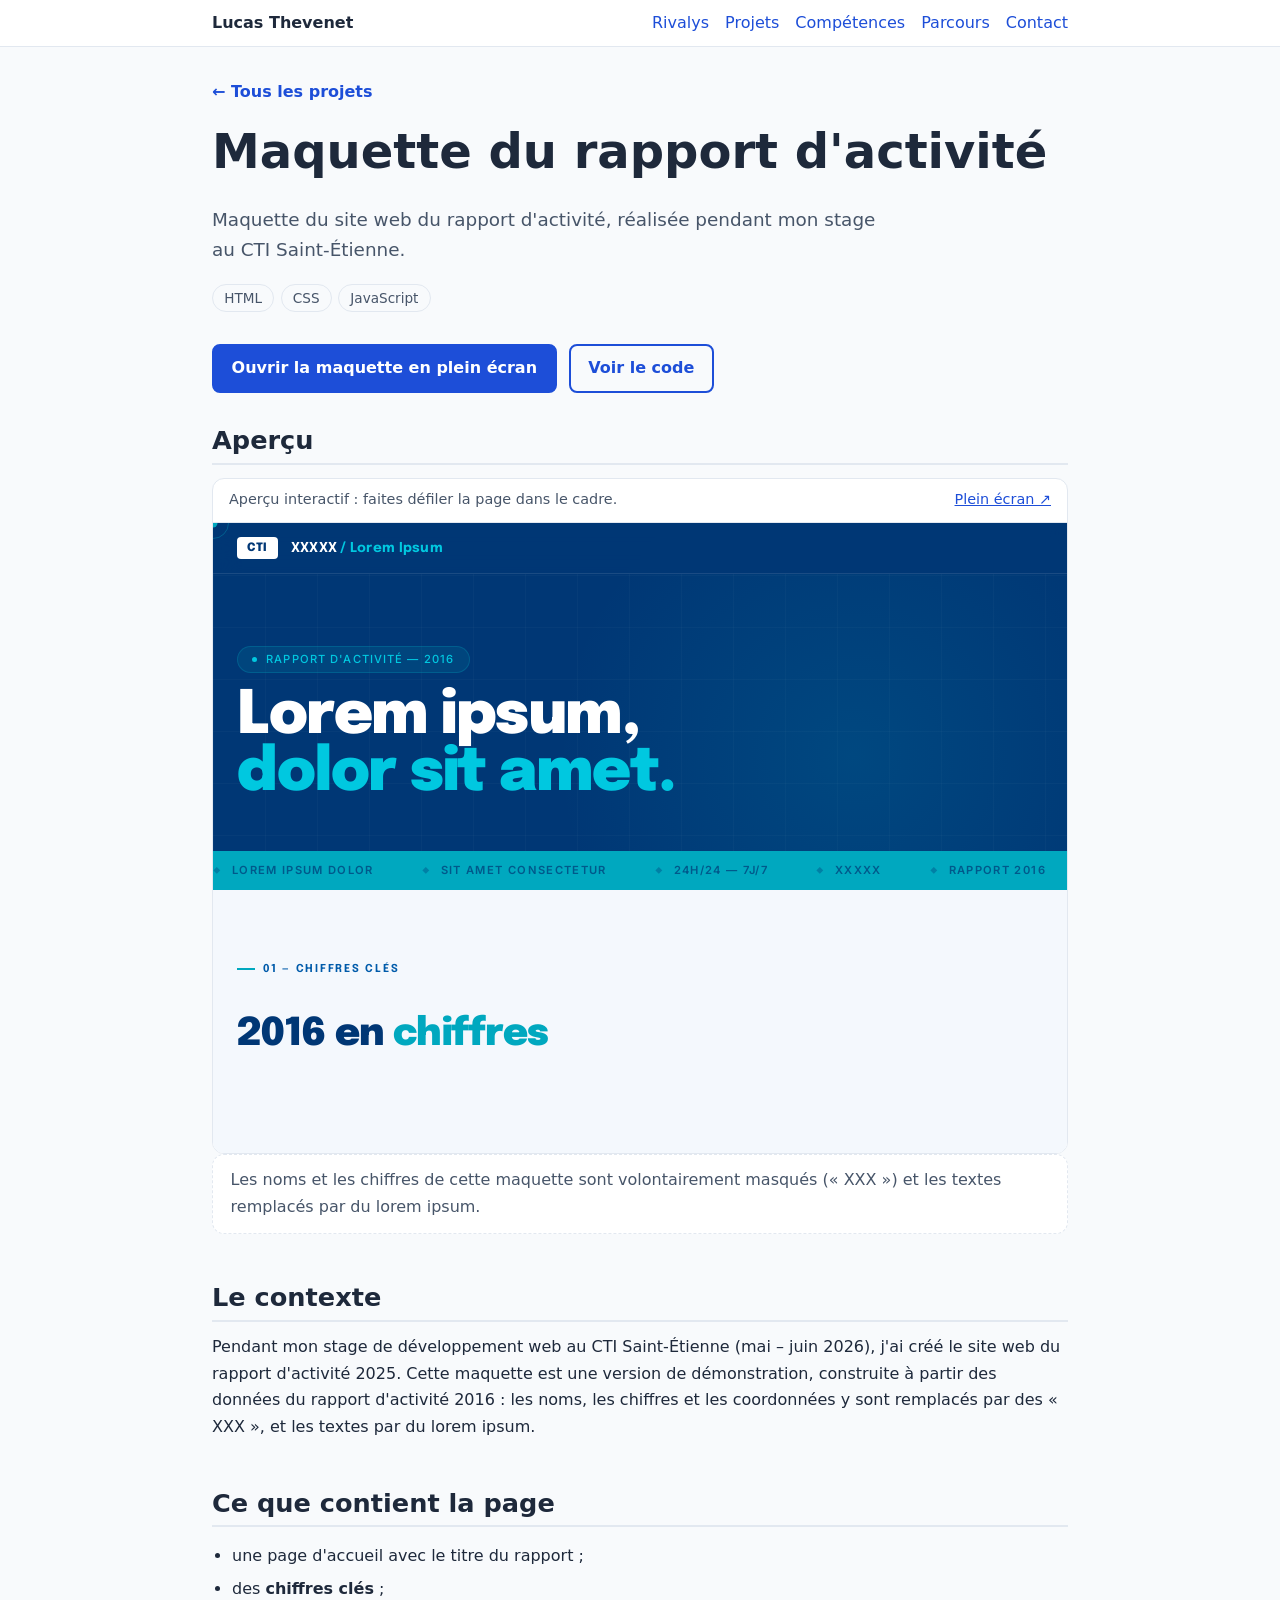
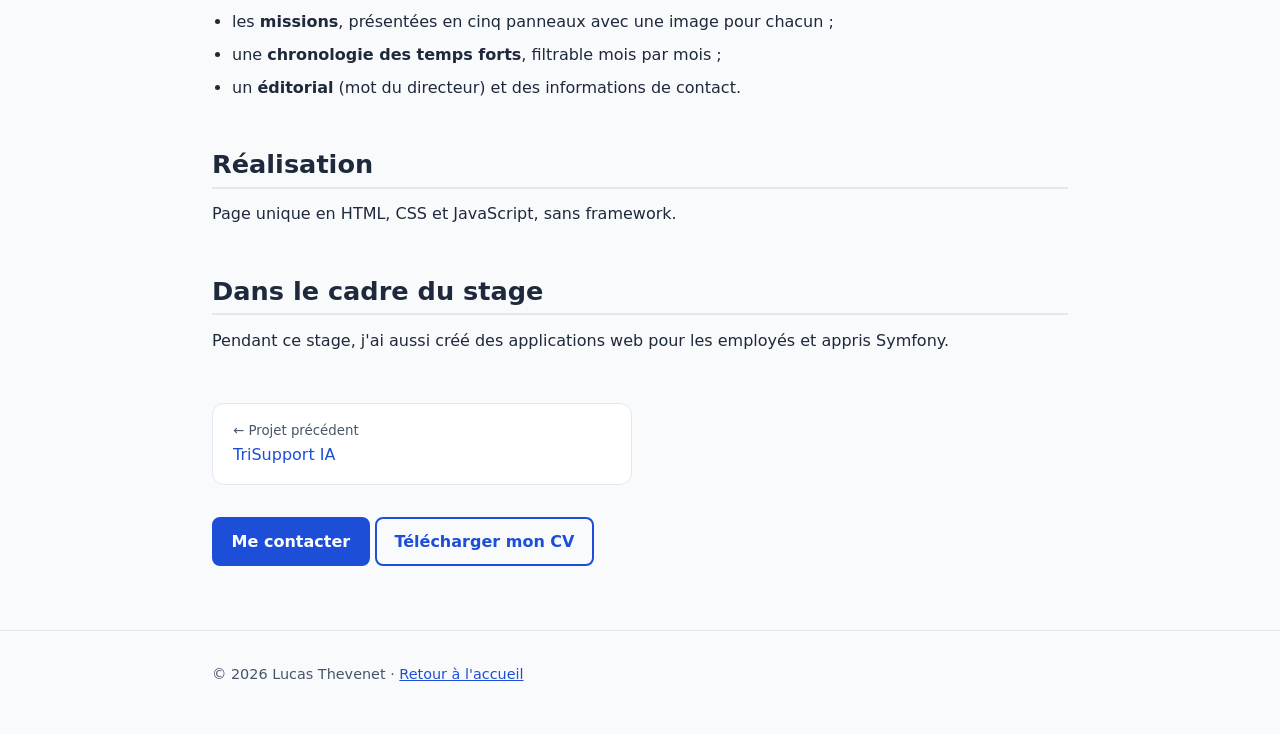
<file: projets/maquette-cti.html>
<!DOCTYPE html>
<html lang="fr">
<head>
  <meta charset="UTF-8">
  <meta name="viewport" content="width=device-width, initial-scale=1.0">
  <title>Maquette du rapport d'activité (stage CTI) — Lucas Thevenet</title>
  <meta name="description" content="Maquette du site web du rapport d'activité réalisée pendant mon stage au CTI Saint-Étienne, en HTML, CSS et JavaScript.">
  <meta name="author" content="Lucas Thevenet">
  <link rel="canonical" href="https://lucasthvt.github.io/projets/maquette-cti.html">
  <link rel="icon" href="../favicon.svg" type="image/svg+xml">
  <meta name="color-scheme" content="light dark">
  <meta property="og:type" content="article">
  <meta property="og:locale" content="fr_FR">
  <meta property="og:site_name" content="Lucas Thevenet — Portfolio">
  <meta property="og:title" content="Maquette du rapport d'activité (stage CTI) — Lucas Thevenet">
  <meta property="og:description" content="Maquette du site web du rapport d'activité réalisée pendant mon stage au CTI Saint-Étienne, en HTML, CSS et JavaScript.">
  <meta property="og:url" content="https://lucasthvt.github.io/projets/maquette-cti.html">
  <meta property="og:image" content="https://lucasthvt.github.io/og-image.png">
  <meta property="og:image:alt" content="Lucas Thevenet, étudiant BTS SIO SLAM, recherche un stage de développement full-stack">
  <meta name="twitter:card" content="summary_large_image">
  <link rel="stylesheet" href="../style.css">
</head>
<body>
  <a class="skip-link" href="#contenu">Aller au contenu</a>
  <nav class="site-nav" aria-label="Navigation principale">
    <div class="container">
      <a class="brand" href="../index.html">Lucas Thevenet</a>
      <ul>
        <li><a href="../index.html#rivalys">Rivalys</a></li>
        <li><a href="../index.html#projets">Projets</a></li>
        <li><a href="../index.html#competences">Compétences</a></li>
        <li><a href="../index.html#parcours">Parcours</a></li>
        <li><a href="../index.html#contact">Contact</a></li>
      </ul>
    </div>
  </nav>
  <main id="contenu">
    <div class="container">
      <a class="crumb" href="../index.html#projets">← Tous les projets</a>
      <header class="page-hero">
        <h1>Maquette du rapport d'activité</h1>
        <p class="lead">Maquette du site web du rapport d'activité, réalisée pendant mon stage au CTI Saint-Étienne.</p>
        <ul class="tags" aria-label="Technologies"><li>HTML</li><li>CSS</li><li>JavaScript</li></ul>
      </header>
      <div class="actions">
        <a class="btn btn-primary" href="../maquette-cti/index.html" target="_blank" rel="noopener">Ouvrir la maquette en plein écran<span class="sr-only"> (nouvel onglet)</span></a>
        <a class="btn" href="https://github.com/lucasthvt/cti-saint-etienne" target="_blank" rel="noopener">Voir le code<span class="sr-only"> de la maquette</span></a>
      </div>
      <section class="prose" aria-labelledby="apercu">
        <h2 id="apercu">Aperçu</h2>
        <div class="preview">
          <div class="preview-bar"><span>Aperçu interactif : faites défiler la page dans le cadre.</span><a href="../maquette-cti/index.html" target="_blank" rel="noopener">Plein écran ↗</a></div>
          <iframe src="../maquette-cti/index.html" title="Aperçu de la maquette du rapport d'activité" loading="lazy"></iframe>
        </div>
      </section>
      <p class="note">Les noms et les chiffres de cette maquette sont volontairement masqués (« XXX ») et les textes remplacés par du lorem ipsum.</p>
      <section class="prose" aria-labelledby="contexte">
        <h2 id="contexte">Le contexte</h2>
        <p>Pendant mon stage de développement web au CTI Saint-Étienne (mai – juin 2026), j'ai créé le site web du rapport d'activité 2025. Cette maquette est une version de démonstration, construite à partir des données du rapport d'activité 2016 : les noms, les chiffres et les coordonnées y sont remplacés par des « XXX », et les textes par du lorem ipsum.</p>
      </section>
      <section class="prose" aria-labelledby="contenu">
        <h2 id="contenu">Ce que contient la page</h2>
        <ul>
          <li>une page d'accueil avec le titre du rapport ;</li>
          <li>des <strong>chiffres clés</strong> ;</li>
          <li>les <strong>missions</strong>, présentées en cinq panneaux avec une image pour chacun ;</li>
          <li>une <strong>chronologie des temps forts</strong>, filtrable mois par mois ;</li>
          <li>un <strong>éditorial</strong> (mot du directeur) et des informations de contact.</li>
        </ul>
      </section>
      <section class="prose" aria-labelledby="tech">
        <h2 id="tech">Réalisation</h2>
        <p>Page unique en HTML, CSS et JavaScript, sans framework.</p>
      </section>
      <section class="prose" aria-labelledby="stage">
        <h2 id="stage">Dans le cadre du stage</h2>
        <p>Pendant ce stage, j'ai aussi créé des applications web pour les employés et appris Symfony.</p>
      </section>
      <nav class="pager" aria-label="Autres projets">
        <a class="prev" href="trisupport-ia.html"><small>← Projet précédent</small>TriSupport IA</a>
        <span></span>
      </nav>
      <p style="margin-top:2rem"><a class="btn btn-primary" href="../index.html#contact">Me contacter</a>
      <a class="btn" href="../CV_Lucas_Thevenet.pdf" download>Télécharger mon CV</a></p>
    </div>
  </main>
  <footer><div class="container"><p>© 2026 Lucas Thevenet · <a href="../index.html">Retour à l'accueil</a></p></div></footer>
</body>
</html>
</file>
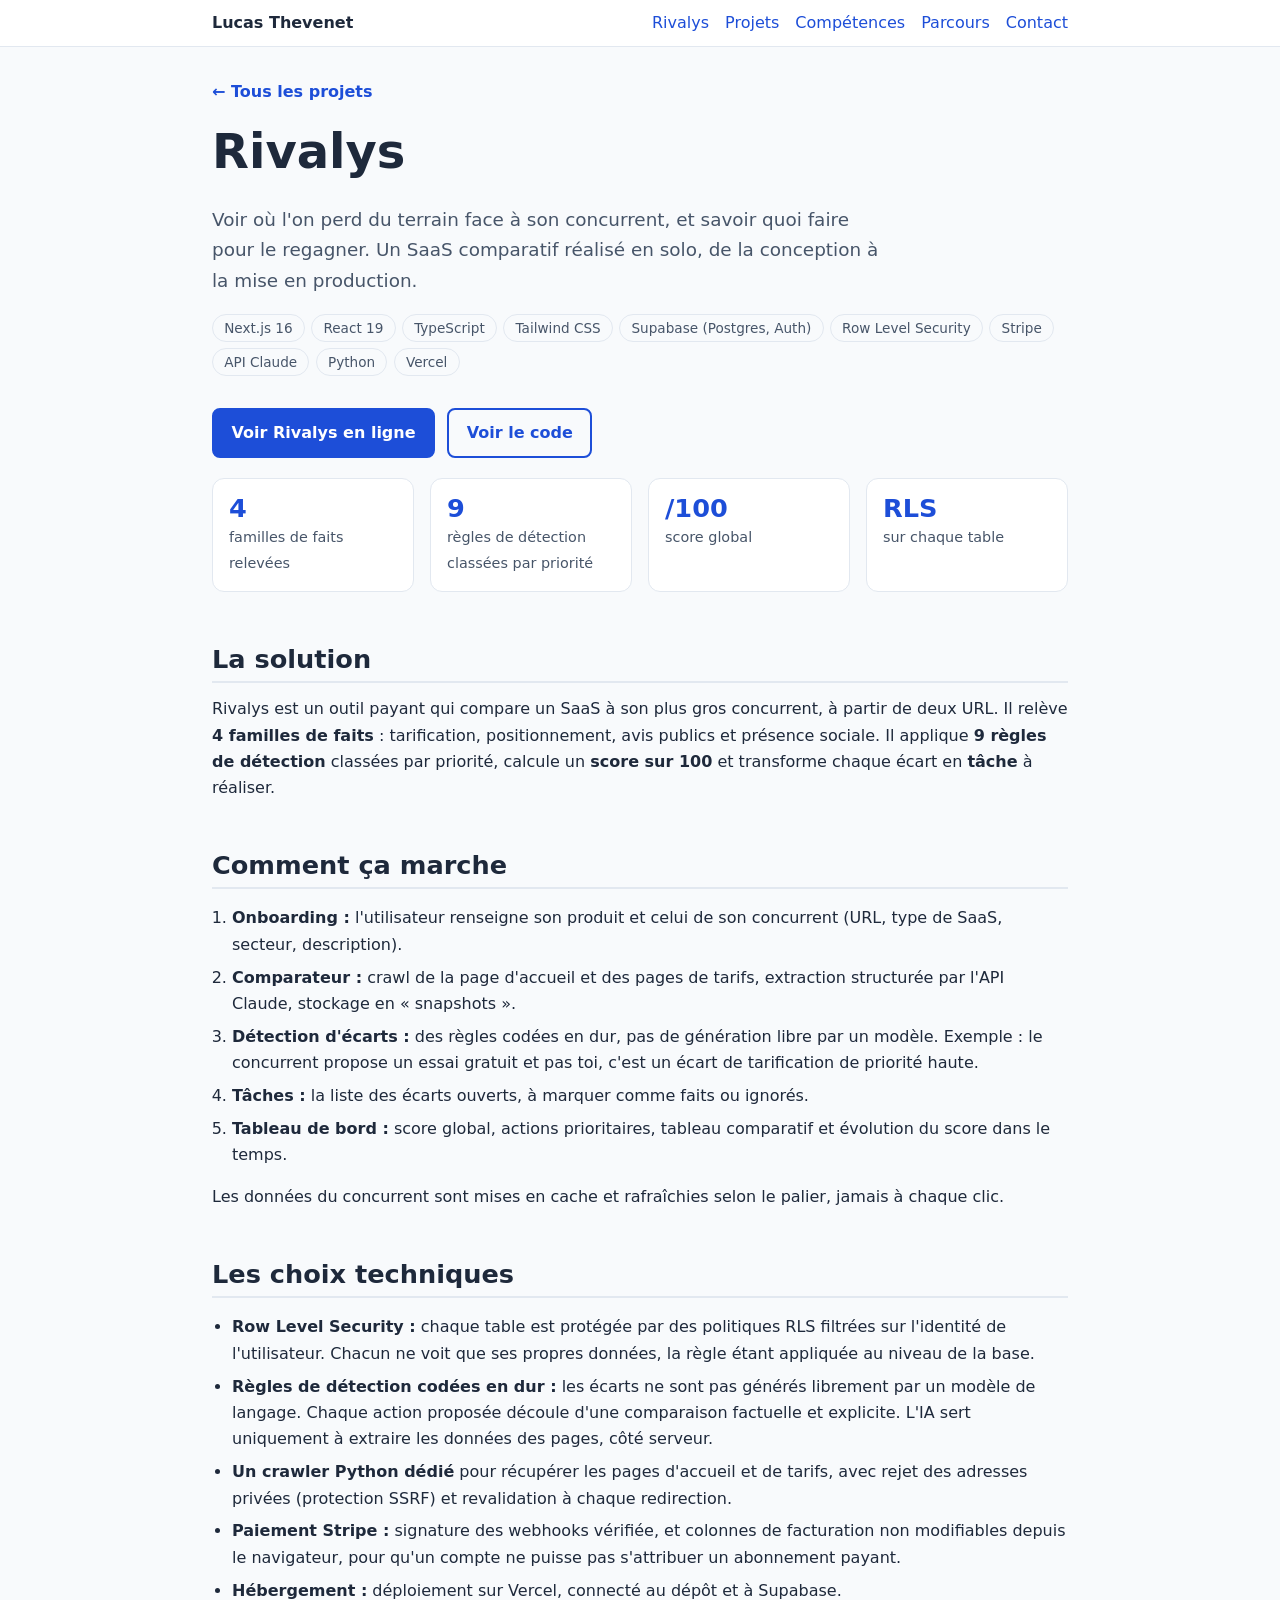
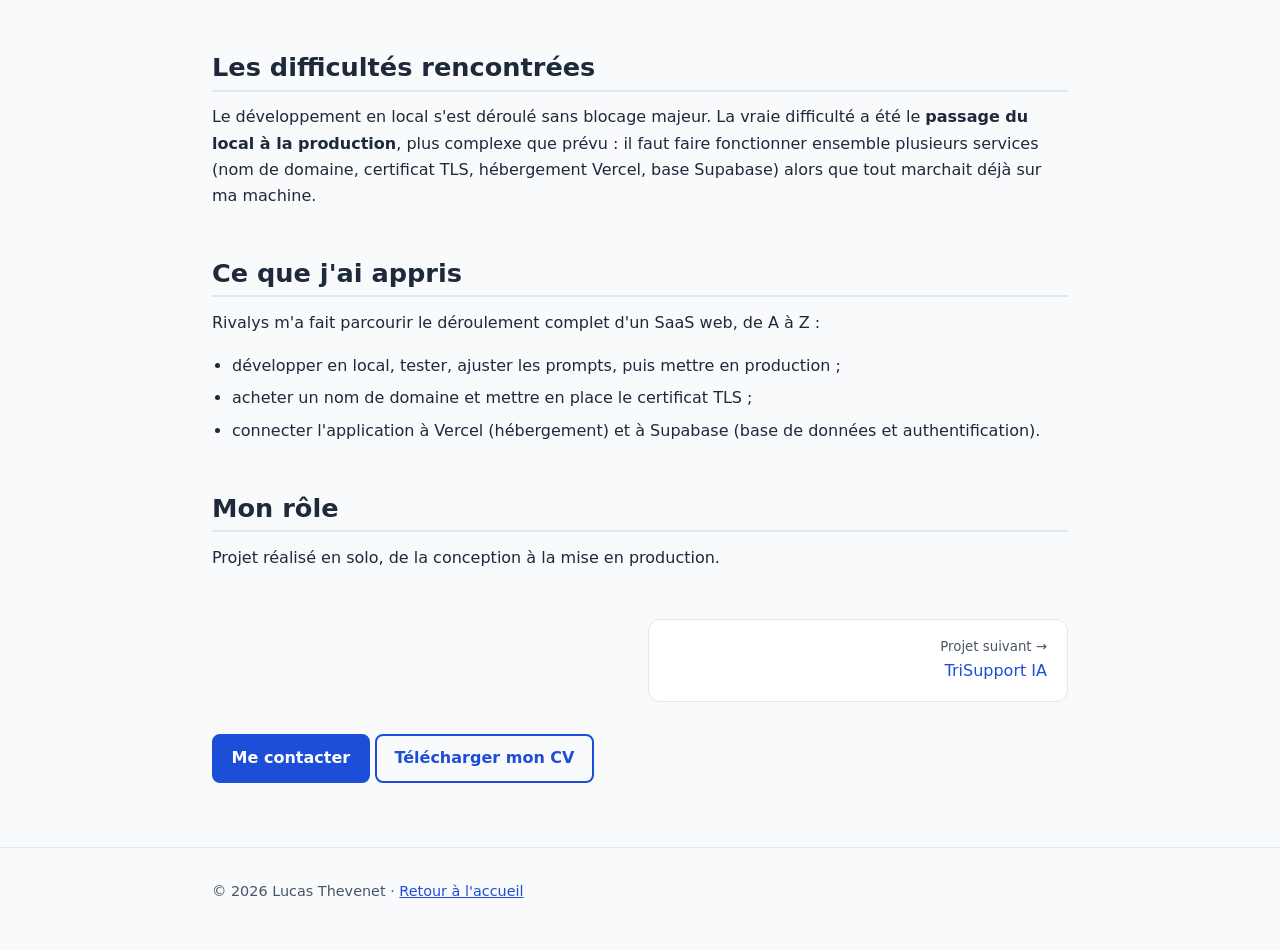
<file: projets/rivalys.html>
<!DOCTYPE html>
<html lang="fr">
<head>
  <meta charset="UTF-8">
  <meta name="viewport" content="width=device-width, initial-scale=1.0">
  <title>Rivalys, étude de cas — Lucas Thevenet</title>
  <meta name="description" content="Étude de cas Rivalys : un SaaS qui compare votre produit à son plus gros concurrent à partir de deux URL. Next.js, Supabase, Row Level Security.">
  <meta name="author" content="Lucas Thevenet">
  <link rel="canonical" href="https://lucasthvt.github.io/projets/rivalys.html">
  <link rel="icon" href="../favicon.svg" type="image/svg+xml">
  <meta name="color-scheme" content="light dark">
  <meta property="og:type" content="article">
  <meta property="og:locale" content="fr_FR">
  <meta property="og:site_name" content="Lucas Thevenet — Portfolio">
  <meta property="og:title" content="Rivalys, étude de cas — Lucas Thevenet">
  <meta property="og:description" content="Étude de cas Rivalys : un SaaS qui compare votre produit à son plus gros concurrent à partir de deux URL. Next.js, Supabase, Row Level Security.">
  <meta property="og:url" content="https://lucasthvt.github.io/projets/rivalys.html">
  <meta property="og:image" content="https://lucasthvt.github.io/og-image.png">
  <meta property="og:image:alt" content="Lucas Thevenet, étudiant BTS SIO SLAM, recherche un stage de développement full-stack">
  <meta name="twitter:card" content="summary_large_image">
  <link rel="stylesheet" href="../style.css">
</head>
<body>
  <a class="skip-link" href="#contenu">Aller au contenu</a>
  <nav class="site-nav" aria-label="Navigation principale">
    <div class="container">
      <a class="brand" href="../index.html">Lucas Thevenet</a>
      <ul>
        <li><a href="../index.html#rivalys">Rivalys</a></li>
        <li><a href="../index.html#projets">Projets</a></li>
        <li><a href="../index.html#competences">Compétences</a></li>
        <li><a href="../index.html#parcours">Parcours</a></li>
        <li><a href="../index.html#contact">Contact</a></li>
      </ul>
    </div>
  </nav>
  <main id="contenu">
    <div class="container">
      <a class="crumb" href="../index.html#projets">← Tous les projets</a>
      <header class="page-hero">
        <h1>Rivalys</h1>
        <p class="lead">Voir où l'on perd du terrain face à son concurrent, et savoir quoi faire pour le regagner. Un SaaS comparatif réalisé en solo, de la conception à la mise en production.</p>
        <ul class="tags" aria-label="Technologies"><li>Next.js 16</li><li>React 19</li><li>TypeScript</li><li>Tailwind CSS</li><li>Supabase (Postgres, Auth)</li><li>Row Level Security</li><li>Stripe</li><li>API Claude</li><li>Python</li><li>Vercel</li></ul>
      </header>
      <div class="actions">
        <a class="btn btn-primary" href="https://rivalys.com" target="_blank" rel="noopener">Voir Rivalys en ligne</a>
        <a class="btn" href="https://github.com/lucasthvt/rivalys" target="_blank" rel="noopener">Voir le code<span class="sr-only"> de Rivalys</span></a>
      </div>
      <div class="facts">
        <div class="fact"><strong>4</strong><span>familles de faits relevées</span></div>
        <div class="fact"><strong>9</strong><span>règles de détection classées par priorité</span></div>
        <div class="fact"><strong>/100</strong><span>score global</span></div>
        <div class="fact"><strong>RLS</strong><span>sur chaque table</span></div>
      </div>
      <section class="prose" aria-labelledby="solution">
        <h2 id="solution">La solution</h2>
        <p>Rivalys est un outil payant qui compare un SaaS à son plus gros concurrent, à partir de deux URL. Il relève <strong>4 familles de faits</strong> : tarification, positionnement, avis publics et présence sociale. Il applique <strong>9 règles de détection</strong> classées par priorité, calcule un <strong>score sur 100</strong> et transforme chaque écart en <strong>tâche</strong> à réaliser.</p>
      </section>
      <section class="prose" aria-labelledby="fonctionnement">
        <h2 id="fonctionnement">Comment ça marche</h2>
        <ol>
          <li><strong>Onboarding :</strong> l'utilisateur renseigne son produit et celui de son concurrent (URL, type de SaaS, secteur, description).</li>
          <li><strong>Comparateur :</strong> crawl de la page d'accueil et des pages de tarifs, extraction structurée par l'API Claude, stockage en « snapshots ».</li>
          <li><strong>Détection d'écarts :</strong> des règles codées en dur, pas de génération libre par un modèle. Exemple : le concurrent propose un essai gratuit et pas toi, c'est un écart de tarification de priorité haute.</li>
          <li><strong>Tâches :</strong> la liste des écarts ouverts, à marquer comme faits ou ignorés.</li>
          <li><strong>Tableau de bord :</strong> score global, actions prioritaires, tableau comparatif et évolution du score dans le temps.</li>
        </ol>
        <p>Les données du concurrent sont mises en cache et rafraîchies selon le palier, jamais à chaque clic.</p>
      </section>
      <section class="prose" aria-labelledby="choix">
        <h2 id="choix">Les choix techniques</h2>
        <ul>
          <li><strong>Row Level Security :</strong> chaque table est protégée par des politiques RLS filtrées sur l'identité de l'utilisateur. Chacun ne voit que ses propres données, la règle étant appliquée au niveau de la base.</li>
          <li><strong>Règles de détection codées en dur :</strong> les écarts ne sont pas générés librement par un modèle de langage. Chaque action proposée découle d'une comparaison factuelle et explicite. L'IA sert uniquement à extraire les données des pages, côté serveur.</li>
          <li><strong>Un crawler Python dédié</strong> pour récupérer les pages d'accueil et de tarifs, avec rejet des adresses privées (protection SSRF) et revalidation à chaque redirection.</li>
          <li><strong>Paiement Stripe :</strong> signature des webhooks vérifiée, et colonnes de facturation non modifiables depuis le navigateur, pour qu'un compte ne puisse pas s'attribuer un abonnement payant.</li>
          <li><strong>Hébergement :</strong> déploiement sur Vercel, connecté au dépôt et à Supabase.</li>
        </ul>
      </section>
      <section class="prose" aria-labelledby="difficultes">
        <h2 id="difficultes">Les difficultés rencontrées</h2>
        <p>Le développement en local s'est déroulé sans blocage majeur. La vraie difficulté a été le <strong>passage du local à la production</strong>, plus complexe que prévu : il faut faire fonctionner ensemble plusieurs services (nom de domaine, certificat TLS, hébergement Vercel, base Supabase) alors que tout marchait déjà sur ma machine.</p>
      </section>
      <section class="prose" aria-labelledby="appris">
        <h2 id="appris">Ce que j'ai appris</h2>
        <p>Rivalys m'a fait parcourir le déroulement complet d'un SaaS web, de A à Z :</p>
        <ul>
          <li>développer en local, tester, ajuster les prompts, puis mettre en production ;</li>
          <li>acheter un nom de domaine et mettre en place le certificat TLS ;</li>
          <li>connecter l'application à Vercel (hébergement) et à Supabase (base de données et authentification).</li>
        </ul>
      </section>
      <section class="prose" aria-labelledby="role">
        <h2 id="role">Mon rôle</h2>
        <p>Projet réalisé en solo, de la conception à la mise en production.</p>
      </section>
      <nav class="pager" aria-label="Autres projets">
        <span></span>
        <a class="next" href="trisupport-ia.html"><small>Projet suivant →</small>TriSupport IA</a>
      </nav>
      <p style="margin-top:2rem"><a class="btn btn-primary" href="../index.html#contact">Me contacter</a>
      <a class="btn" href="../CV_Lucas_Thevenet.pdf" download>Télécharger mon CV</a></p>
    </div>
  </main>
  <footer><div class="container"><p>© 2026 Lucas Thevenet · <a href="../index.html">Retour à l'accueil</a></p></div></footer>
</body>
</html>
</file>
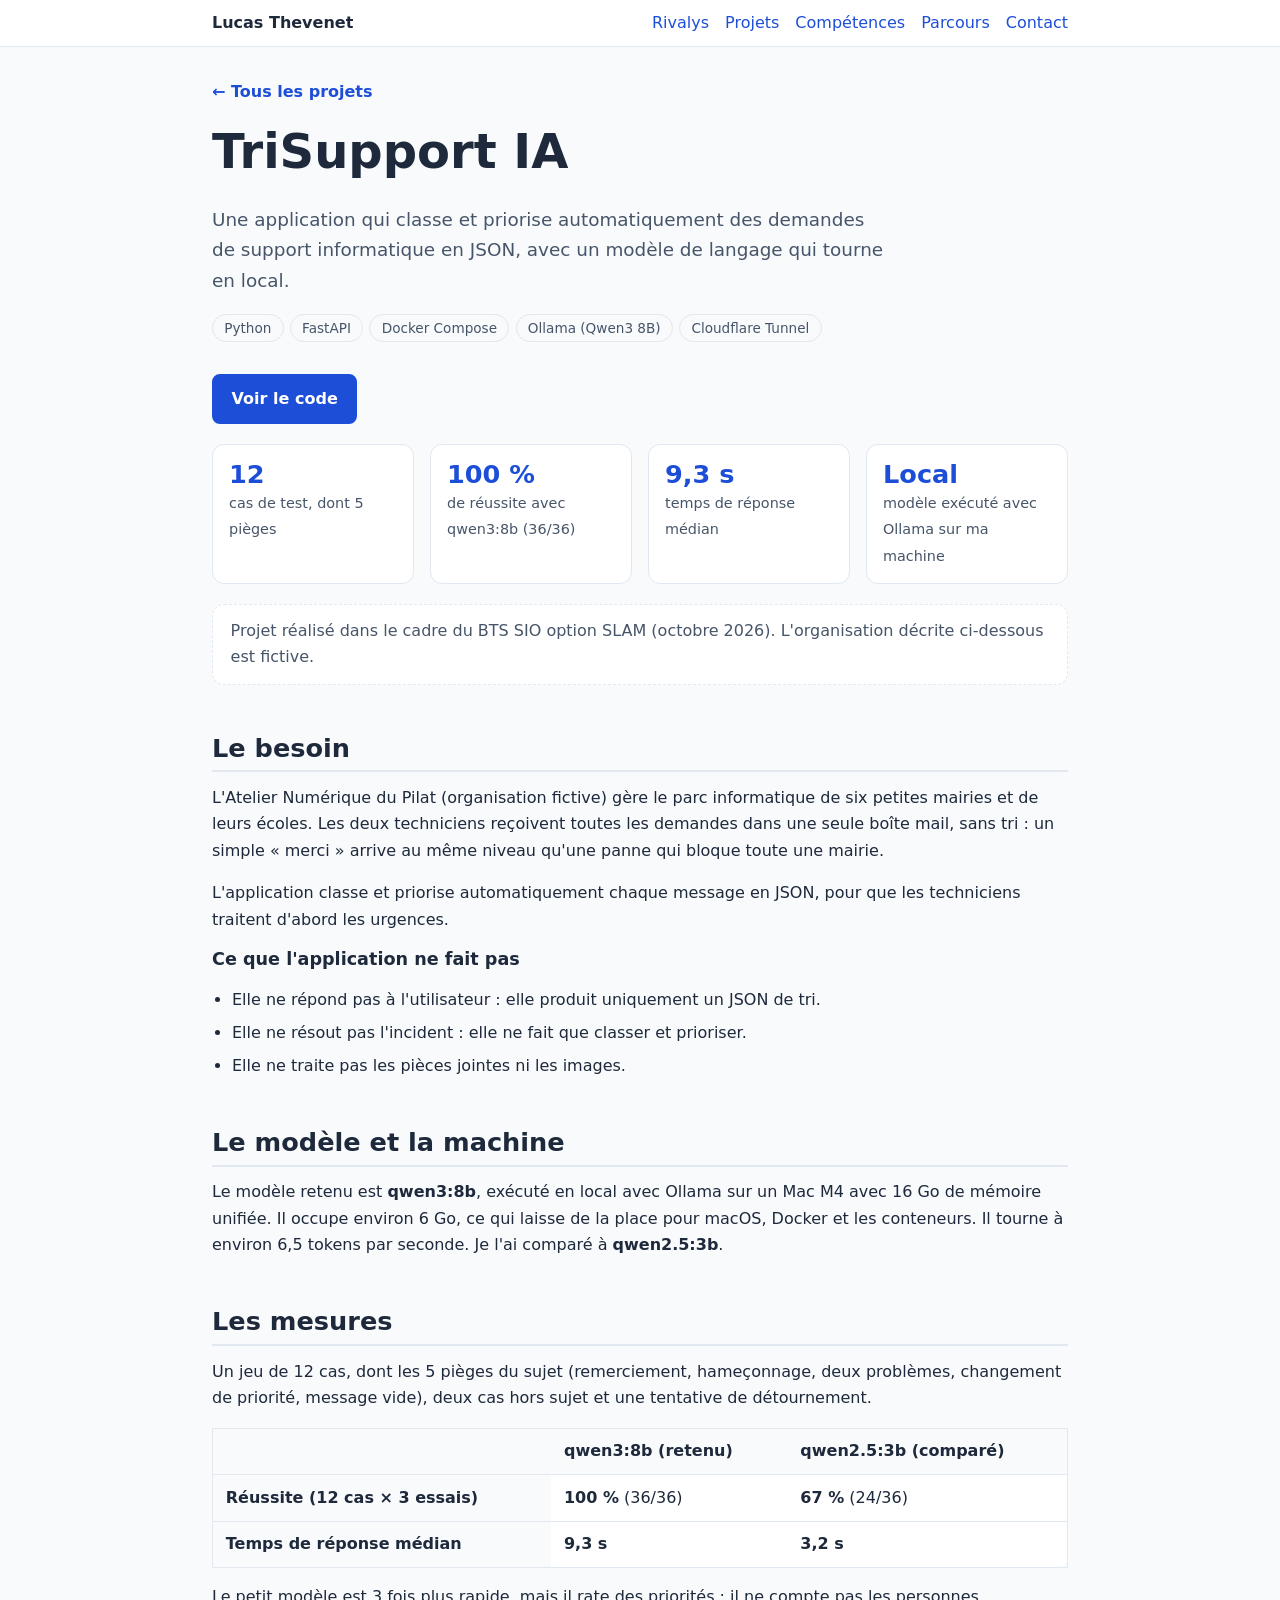
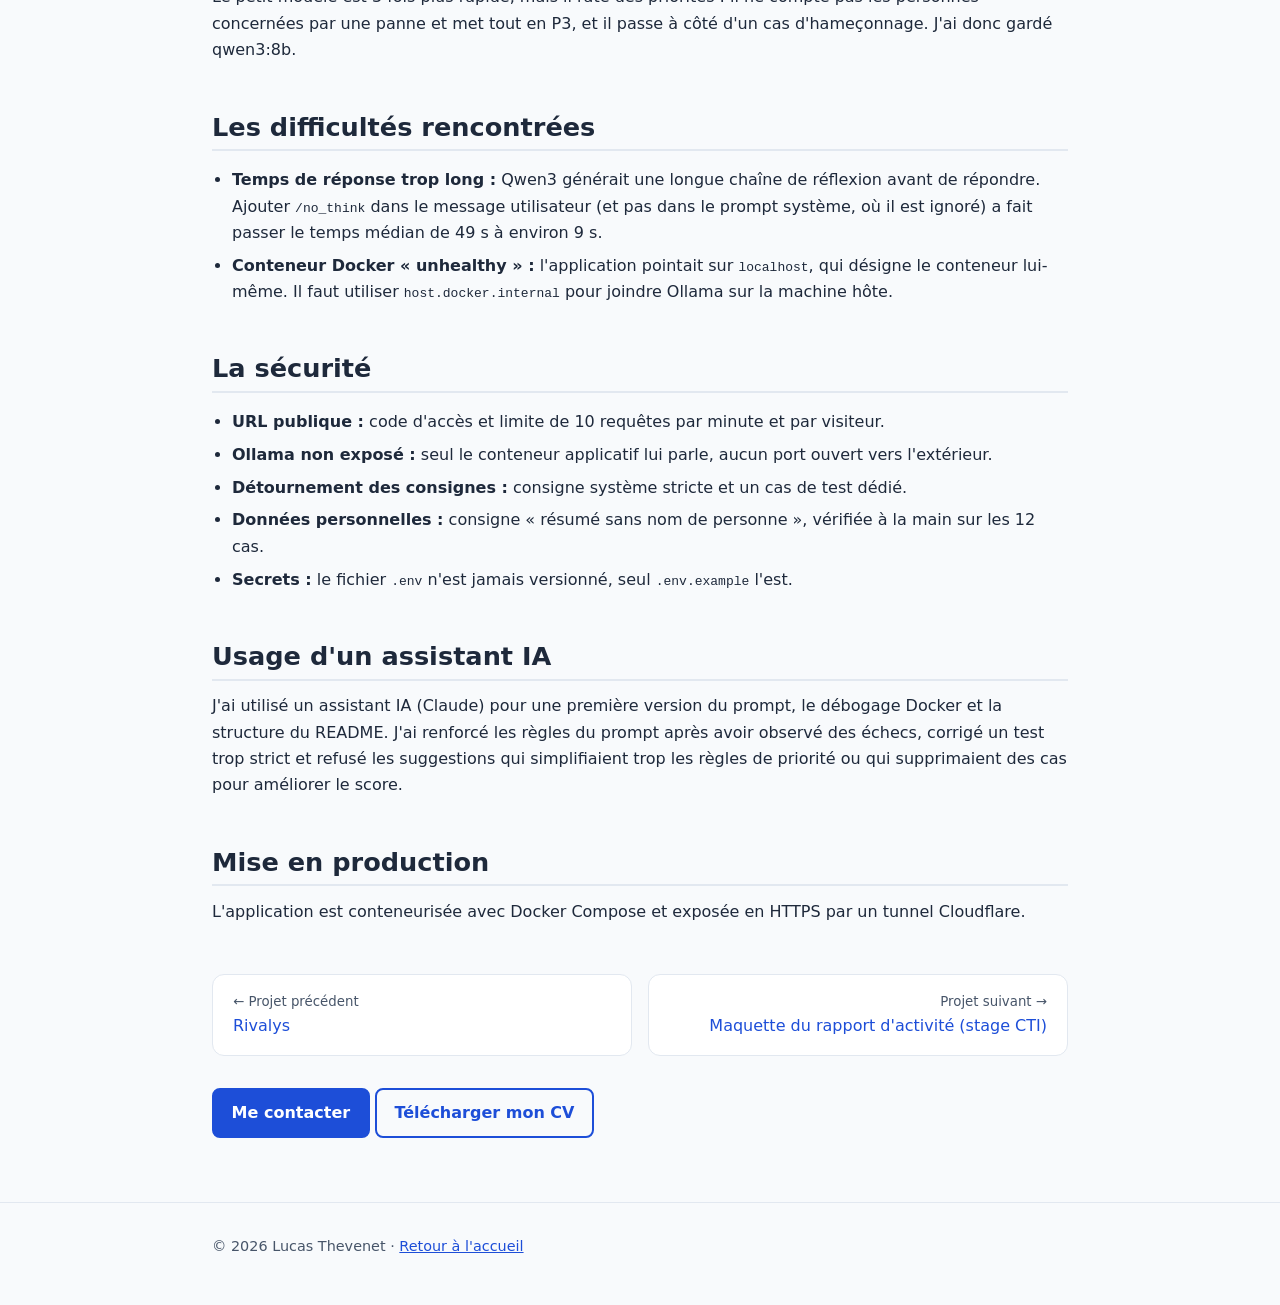
<file: projets/trisupport-ia.html>
<!DOCTYPE html>
<html lang="fr">
<head>
  <meta charset="UTF-8">
  <meta name="viewport" content="width=device-width, initial-scale=1.0">
  <title>TriSupport IA — Lucas Thevenet</title>
  <meta name="description" content="TriSupport IA : classement automatique de demandes de support informatique avec un modèle de langage local (Ollama, Qwen3 8B), FastAPI et Docker.">
  <meta name="author" content="Lucas Thevenet">
  <link rel="canonical" href="https://lucasthvt.github.io/projets/trisupport-ia.html">
  <link rel="icon" href="../favicon.svg" type="image/svg+xml">
  <meta name="color-scheme" content="light dark">
  <meta property="og:type" content="article">
  <meta property="og:locale" content="fr_FR">
  <meta property="og:site_name" content="Lucas Thevenet — Portfolio">
  <meta property="og:title" content="TriSupport IA — Lucas Thevenet">
  <meta property="og:description" content="TriSupport IA : classement automatique de demandes de support informatique avec un modèle de langage local (Ollama, Qwen3 8B), FastAPI et Docker.">
  <meta property="og:url" content="https://lucasthvt.github.io/projets/trisupport-ia.html">
  <meta property="og:image" content="https://lucasthvt.github.io/og-image.png">
  <meta property="og:image:alt" content="Lucas Thevenet, étudiant BTS SIO SLAM, recherche un stage de développement full-stack">
  <meta name="twitter:card" content="summary_large_image">
  <link rel="stylesheet" href="../style.css">
</head>
<body>
  <a class="skip-link" href="#contenu">Aller au contenu</a>
  <nav class="site-nav" aria-label="Navigation principale">
    <div class="container">
      <a class="brand" href="../index.html">Lucas Thevenet</a>
      <ul>
        <li><a href="../index.html#rivalys">Rivalys</a></li>
        <li><a href="../index.html#projets">Projets</a></li>
        <li><a href="../index.html#competences">Compétences</a></li>
        <li><a href="../index.html#parcours">Parcours</a></li>
        <li><a href="../index.html#contact">Contact</a></li>
      </ul>
    </div>
  </nav>
  <main id="contenu">
    <div class="container">
      <a class="crumb" href="../index.html#projets">← Tous les projets</a>
      <header class="page-hero">
        <h1>TriSupport IA</h1>
        <p class="lead">Une application qui classe et priorise automatiquement des demandes de support informatique en JSON, avec un modèle de langage qui tourne en local.</p>
        <ul class="tags" aria-label="Technologies"><li>Python</li><li>FastAPI</li><li>Docker Compose</li><li>Ollama (Qwen3 8B)</li><li>Cloudflare Tunnel</li></ul>
      </header>
      <div class="actions">
        <a class="btn btn-primary" href="https://github.com/lucasthvt/projet-ia-lucas" target="_blank" rel="noopener">Voir le code<span class="sr-only"> de TriSupport IA</span></a>
      </div>
      <div class="facts">
        <div class="fact"><strong>12</strong><span>cas de test, dont 5 pièges</span></div>
        <div class="fact"><strong>100 %</strong><span>de réussite avec qwen3:8b (36/36)</span></div>
        <div class="fact"><strong>9,3 s</strong><span>temps de réponse médian</span></div>
        <div class="fact"><strong>Local</strong><span>modèle exécuté avec Ollama sur ma machine</span></div>
      </div>
      <p class="note">Projet réalisé dans le cadre du BTS SIO option SLAM (octobre 2026). L'organisation décrite ci-dessous est fictive.</p>
      <section class="prose" aria-labelledby="contexte">
        <h2 id="contexte">Le besoin</h2>
        <p>L'Atelier Numérique du Pilat (organisation fictive) gère le parc informatique de six petites mairies et de leurs écoles. Les deux techniciens reçoivent toutes les demandes dans une seule boîte mail, sans tri : un simple « merci » arrive au même niveau qu'une panne qui bloque toute une mairie.</p>
        <p>L'application classe et priorise automatiquement chaque message en JSON, pour que les techniciens traitent d'abord les urgences.</p>
        <h3>Ce que l'application ne fait pas</h3>
        <ul>
          <li>Elle ne répond pas à l'utilisateur : elle produit uniquement un JSON de tri.</li>
          <li>Elle ne résout pas l'incident : elle ne fait que classer et prioriser.</li>
          <li>Elle ne traite pas les pièces jointes ni les images.</li>
        </ul>
      </section>
      <section class="prose" aria-labelledby="modele">
        <h2 id="modele">Le modèle et la machine</h2>
        <p>Le modèle retenu est <strong>qwen3:8b</strong>, exécuté en local avec Ollama sur un Mac M4 avec 16 Go de mémoire unifiée. Il occupe environ 6 Go, ce qui laisse de la place pour macOS, Docker et les conteneurs. Il tourne à environ 6,5 tokens par seconde. Je l'ai comparé à <strong>qwen2.5:3b</strong>.</p>
      </section>
      <section class="prose" aria-labelledby="mesures">
        <h2 id="mesures">Les mesures</h2>
        <p>Un jeu de 12 cas, dont les 5 pièges du sujet (remerciement, hameçonnage, deux problèmes, changement de priorité, message vide), deux cas hors sujet et une tentative de détournement.</p>
        <div class="table-wrap"><table>
          <thead><tr><th scope="col"></th><th scope="col">qwen3:8b (retenu)</th><th scope="col">qwen2.5:3b (comparé)</th></tr></thead>
          <tbody>
            <tr><th scope="row">Réussite (12 cas × 3 essais)</th><td><strong>100 %</strong> (36/36)</td><td><strong>67 %</strong> (24/36)</td></tr>
            <tr><th scope="row">Temps de réponse médian</th><td><strong>9,3 s</strong></td><td><strong>3,2 s</strong></td></tr>
          </tbody>
        </table></div>
        <p style="margin-top:1rem">Le petit modèle est 3 fois plus rapide, mais il rate des priorités : il ne compte pas les personnes concernées par une panne et met tout en P3, et il passe à côté d'un cas d'hameçonnage. J'ai donc gardé qwen3:8b.</p>
      </section>
      <section class="prose" aria-labelledby="difficultes">
        <h2 id="difficultes">Les difficultés rencontrées</h2>
        <ul>
          <li><strong>Temps de réponse trop long :</strong> Qwen3 générait une longue chaîne de réflexion avant de répondre. Ajouter <code>/no_think</code> dans le message utilisateur (et pas dans le prompt système, où il est ignoré) a fait passer le temps médian de 49 s à environ 9 s.</li>
          <li><strong>Conteneur Docker « unhealthy » :</strong> l'application pointait sur <code>localhost</code>, qui désigne le conteneur lui-même. Il faut utiliser <code>host.docker.internal</code> pour joindre Ollama sur la machine hôte.</li>
        </ul>
      </section>
      <section class="prose" aria-labelledby="securite">
        <h2 id="securite">La sécurité</h2>
        <ul>
          <li><strong>URL publique :</strong> code d'accès et limite de 10 requêtes par minute et par visiteur.</li>
          <li><strong>Ollama non exposé :</strong> seul le conteneur applicatif lui parle, aucun port ouvert vers l'extérieur.</li>
          <li><strong>Détournement des consignes :</strong> consigne système stricte et un cas de test dédié.</li>
          <li><strong>Données personnelles :</strong> consigne « résumé sans nom de personne », vérifiée à la main sur les 12 cas.</li>
          <li><strong>Secrets :</strong> le fichier <code>.env</code> n'est jamais versionné, seul <code>.env.example</code> l'est.</li>
        </ul>
      </section>
      <section class="prose" aria-labelledby="ia">
        <h2 id="ia">Usage d'un assistant IA</h2>
        <p>J'ai utilisé un assistant IA (Claude) pour une première version du prompt, le débogage Docker et la structure du README. J'ai renforcé les règles du prompt après avoir observé des échecs, corrigé un test trop strict et refusé les suggestions qui simplifiaient trop les règles de priorité ou qui supprimaient des cas pour améliorer le score.</p>
      </section>
      <section class="prose" aria-labelledby="prod">
        <h2 id="prod">Mise en production</h2>
        <p>L'application est conteneurisée avec Docker Compose et exposée en HTTPS par un tunnel Cloudflare.</p>
      </section>
      <nav class="pager" aria-label="Autres projets">
        <a class="prev" href="rivalys.html"><small>← Projet précédent</small>Rivalys</a>
        <a class="next" href="maquette-cti.html"><small>Projet suivant →</small>Maquette du rapport d'activité (stage CTI)</a>
      </nav>
      <p style="margin-top:2rem"><a class="btn btn-primary" href="../index.html#contact">Me contacter</a>
      <a class="btn" href="../CV_Lucas_Thevenet.pdf" download>Télécharger mon CV</a></p>
    </div>
  </main>
  <footer><div class="container"><p>© 2026 Lucas Thevenet · <a href="../index.html">Retour à l'accueil</a></p></div></footer>
</body>
</html>
</file>
<file: style.css>
/* ===== Variables (thème clair par défaut, sombre via prefers-color-scheme) ===== */
:root {
  --bg: #f8fafc;
  --surface: #ffffff;
  --text: #1e293b;
  --muted: #475569;
  --border: #e2e8f0;
  --accent: #1d4ed8;
  --accent-hover: #1e40af;
  --on-accent: #ffffff;
  --todo-bg: #fef08a;
  --todo-text: #422006;
  --radius: 12px;
  --max: 56rem;
}

@media (prefers-color-scheme: dark) {
  :root {
    --bg: #0f172a;
    --surface: #1e293b;
    --text: #e2e8f0;
    --muted: #cbd5e1;
    --border: #334155;
    --accent: #93c5fd;
    --accent-hover: #bfdbfe;
    --on-accent: #0f172a;
  }
}

/* ===== Base ===== */
*, *::before, *::after { box-sizing: border-box; }

html { scroll-behavior: smooth; scroll-padding-top: 4.5rem; }

@media (prefers-reduced-motion: reduce) {
  html { scroll-behavior: auto; }
}

body {
  margin: 0;
  font-family: system-ui, -apple-system, "Segoe UI", Roboto, Arial, sans-serif;
  background: var(--bg);
  color: var(--text);
  line-height: 1.65;
}

h1, h2, h3 { line-height: 1.25; margin: 0 0 .5em; }
h1 { font-size: clamp(2rem, 5vw, 3rem); }
h2 { font-size: 1.6rem; }
h3 { font-size: 1.1rem; }
p { margin: 0 0 1em; }
a { color: var(--accent); }
a:hover { color: var(--accent-hover); }

:focus-visible {
  outline: 3px solid var(--accent);
  outline-offset: 3px;
  border-radius: 4px;
}

.container { max-width: var(--max); margin: 0 auto; padding: 0 1.25rem; }

section { padding: 3.5rem 0 0; }

.skip-link {
  position: absolute;
  left: 1rem;
  top: -4rem;
  background: var(--accent);
  color: var(--on-accent);
  padding: .5rem 1rem;
  border-radius: 6px;
  z-index: 20;
}
.skip-link:focus { top: 1rem; }

/* ===== Navigation ===== */
.site-nav {
  position: sticky;
  top: 0;
  z-index: 10;
  background: var(--surface);
  border-bottom: 1px solid var(--border);
}
.site-nav .container {
  display: flex;
  flex-wrap: wrap;
  gap: .25rem 1.25rem;
  align-items: center;
  padding-top: .6rem;
  padding-bottom: .6rem;
}
.site-nav .brand { font-weight: 700; margin-right: auto; text-decoration: none; color: var(--text); }
.site-nav ul { display: flex; flex-wrap: wrap; gap: .25rem 1rem; list-style: none; margin: 0; padding: 0; }
.site-nav a { text-decoration: none; }
.site-nav ul a:hover { text-decoration: underline; }

/* ===== Hero ===== */
.hero { padding: 4rem 0 1rem; }
.hero .lead { font-size: 1.2rem; color: var(--muted); max-width: 40rem; }
.hero .status {
  display: inline-block;
  background: var(--surface);
  border: 1px solid var(--border);
  border-left: 4px solid var(--accent);
  border-radius: var(--radius);
  padding: .8rem 1.1rem;
  margin: .5rem 0 1.5rem;
}
.actions { display: flex; flex-wrap: wrap; gap: .75rem; }

.btn {
  display: inline-block;
  padding: .6rem 1.1rem;
  border-radius: 8px;
  border: 2px solid var(--accent);
  color: var(--accent);
  text-decoration: none;
  font-weight: 600;
}
.btn:hover { background: var(--accent); color: var(--on-accent); }
.btn-primary { background: var(--accent); color: var(--on-accent); }
.btn-primary:hover { background: var(--accent-hover); border-color: var(--accent-hover); color: var(--on-accent); }

/* ===== Cartes ===== */
.card {
  background: var(--surface);
  border: 1px solid var(--border);
  border-radius: var(--radius);
  padding: 1.25rem 1.5rem;
}
.grid { display: grid; gap: 1.25rem; grid-template-columns: repeat(auto-fit, minmax(16rem, 1fr)); }

.tags { display: flex; flex-wrap: wrap; gap: .4rem; list-style: none; padding: 0; margin: 0 0 1rem; }
.tags li {
  background: var(--bg);
  border: 1px solid var(--border);
  border-radius: 999px;
  padding: .1rem .7rem;
  font-size: .85rem;
  color: var(--muted);
}

/* ===== Étude de cas ===== */
.case h3 { margin-top: 1.5rem; }
.case ol, .case ul { padding-left: 1.25rem; }
.case li { margin-bottom: .35rem; }

/* ===== Parcours ===== */
.timeline { list-style: none; margin: 0; padding: 0; border-left: 3px solid var(--border); }
.timeline li { padding: 0 0 1.25rem 1.25rem; position: relative; }
.timeline li::before {
  content: "";
  position: absolute;
  left: -.55rem;
  top: .55rem;
  width: .8rem;
  height: .8rem;
  border-radius: 50%;
  background: var(--accent);
}
.timeline .date { display: block; font-size: .9rem; color: var(--muted); }

/* ===== TODO visibles ===== */
.todo {
  background: var(--todo-bg);
  color: var(--todo-text);
  padding: .05rem .4rem;
  border-radius: 4px;
  font-weight: 600;
}

/* ===== Pied de page ===== */
footer { margin-top: 4rem; padding: 2rem 0; border-top: 1px solid var(--border); color: var(--muted); font-size: .9rem; }

/* ===== Utilitaires ===== */
.sr-only {
  position: absolute;
  width: 1px;
  height: 1px;
  overflow: hidden;
  clip: rect(0 0 0 0);
  white-space: nowrap;
}

/* Listes imbriquées dans la frise : pas de pastille */
.timeline ul { margin: .4rem 0 0; padding-left: 1.1rem; }
.timeline ul li { padding: 0; position: static; list-style: disc; }
.timeline ul li::before { content: none; }

/* ===== Cartes projets cliquables ===== */
.project-card { display: flex; flex-direction: column; }
.project-card p { flex: 1; }
.project-card .actions { margin-top: .25rem; }
.project-card h3 a { color: var(--text); text-decoration: none; }
.project-card h3 a:hover { color: var(--accent); text-decoration: underline; }
.featured { border-left: 4px solid var(--accent); }
.facts { display: grid; gap: 1rem; grid-template-columns: repeat(auto-fit, minmax(9rem, 1fr)); margin: 1.25rem 0; }
.fact { background: var(--surface); border: 1px solid var(--border); border-radius: var(--radius); padding: .9rem 1rem; }
.fact strong { display: block; font-size: 1.6rem; line-height: 1.2; color: var(--accent); }
.fact span { font-size: .9rem; color: var(--muted); }

/* ===== Pages projet ===== */
.crumb { display: inline-block; margin: 2rem 0 .5rem; text-decoration: none; font-weight: 600; }
.crumb:hover { text-decoration: underline; }
.page-hero { padding: .5rem 0 1rem; }
.page-hero .lead { font-size: 1.15rem; color: var(--muted); max-width: 42rem; }
.prose { padding-top: 2rem; }
.prose h2 { margin-top: 0; padding-top: 0; border-bottom: 2px solid var(--border); padding-bottom: .35rem; }
.prose ul, .prose ol { padding-left: 1.25rem; }
.prose li { margin-bottom: .4rem; }
.table-wrap { overflow-x: auto; }
table { border-collapse: collapse; width: 100%; background: var(--surface); border: 1px solid var(--border); border-radius: var(--radius); }
th, td { text-align: left; padding: .6rem .8rem; border-bottom: 1px solid var(--border); vertical-align: top; }
th { background: var(--bg); }
.pager { display: grid; gap: 1rem; grid-template-columns: repeat(auto-fit, minmax(14rem, 1fr)); margin-top: 3rem; }
.pager a { display: block; padding: 1rem 1.25rem; border: 1px solid var(--border); border-radius: var(--radius); background: var(--surface); text-decoration: none; }
.pager a:hover { border-color: var(--accent); }
.pager small { display: block; color: var(--muted); }
.pager .next { text-align: right; }
.note { background: var(--surface); border: 1px dashed var(--border); border-radius: var(--radius); padding: .8rem 1.1rem; color: var(--muted); }

/* ===== Aperçu intégré d'une maquette ===== */
.preview { border: 1px solid var(--border); border-radius: var(--radius); overflow: hidden; background: var(--surface); }
.preview iframe { display: block; width: 100%; height: 70vh; min-height: 28rem; border: 0; background: #fff; }
.preview-bar { display: flex; flex-wrap: wrap; gap: .5rem 1rem; align-items: center; justify-content: space-between; padding: .6rem 1rem; border-bottom: 1px solid var(--border); font-size: .9rem; color: var(--muted); }
</file>
